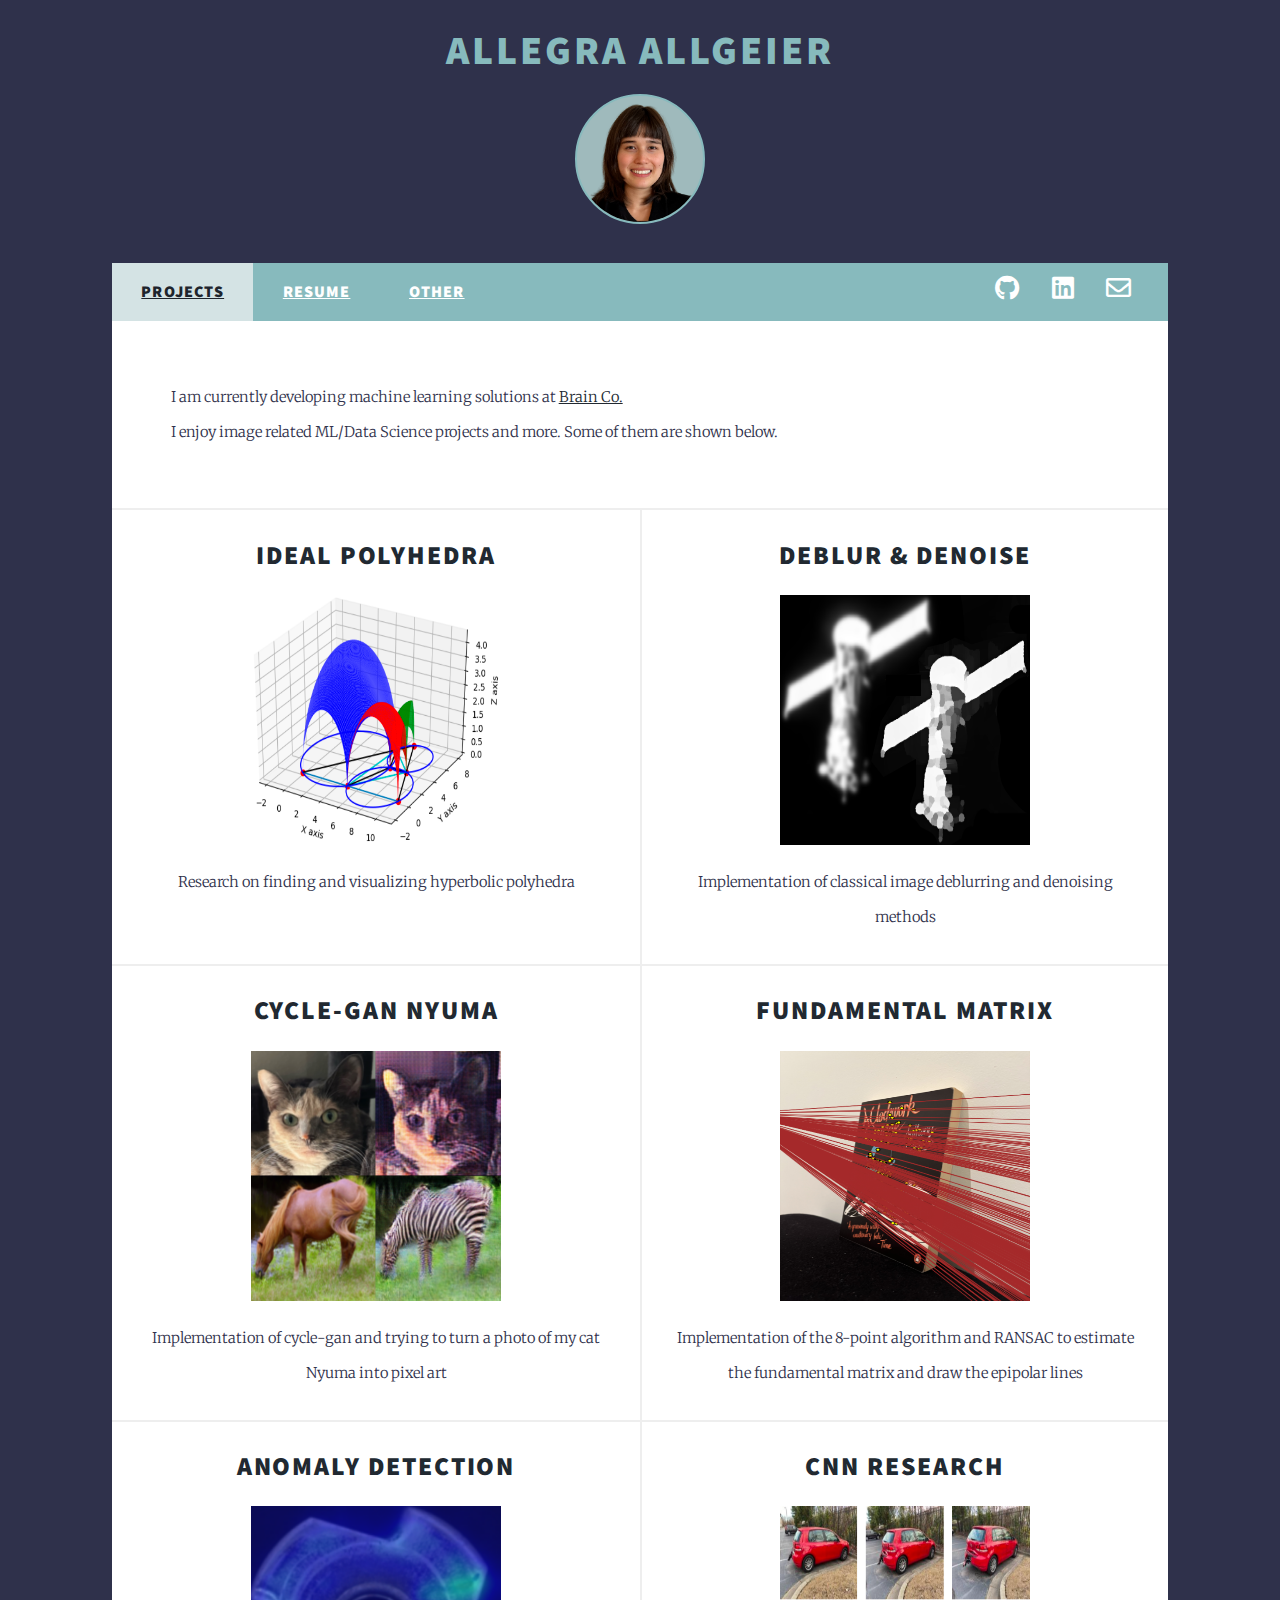
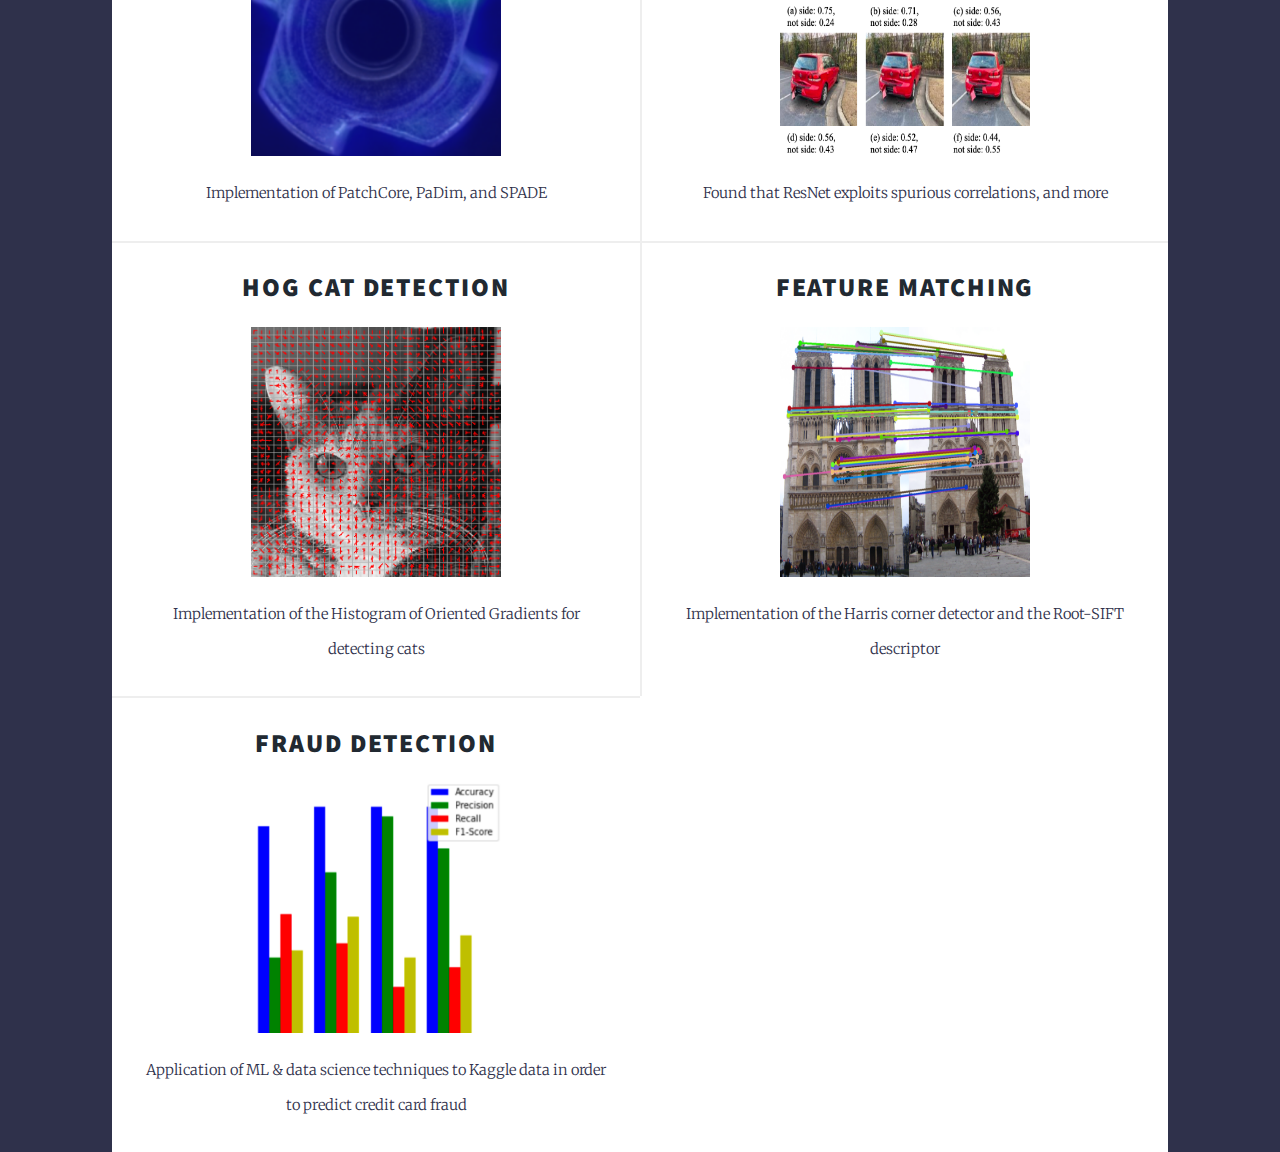
<file: index.html>
<!DOCTYPE HTML>
<!--
	Massively by HTML5 UP
	html5up.net | @ajlkn
	Free for personal and commercial use under the CCA 3.0 license (html5up.net/license)
-->
<html>
	<head>
		<title>Allegra Allgeier</title>
		<meta charset="utf-8" />
		<meta name="viewport" content="width=device-width, initial-scale=1, user-scalable=no" />
		<link rel="stylesheet" href="assets/css/main.css" />
		<noscript><link rel="stylesheet" href="assets/css/noscript.css" /></noscript>
		<style>
			.profile-pic {
    width: 130px;
    height: 130px;
    border-radius: 50%; 
    margin-top: 20px;
    margin-bottom: -20px;
    display: block; 
    margin-left: auto;
    margin-right: auto;
    border: 2px solid #87babd;
    background-color: #9fbabc; /* Add your desired color here */
    background-image: 'profile.png'; /* Add your profile image URL here */
    background-repeat: no-repeat;
    background-size: cover;
    background-position: center;
}
		
		</style>
	</head>
	<body class="is-preload">

		<!-- Wrapper -->
			<div id="wrapper" class="fade-in">

				<!-- Header -->
				<header id="header" style="background-color: #2f314b; overflow: visible; height: auto; min-height: 250px;">
					<div class="container" style="overflow: visible; text-align: center; height: auto;">
						<h1 style="color: #87babd; background-color: #2f314b; margin: 0; padding-top: 30px; padding-bottom: 0px;font-size: 40px !important">Allegra Allgeier</h1>
						<img src="profile.png" class="profile-pic">
					</div>
				</header>

				<!-- Nav -->
					<nav id="nav">
						<ul class="links">
							<li class="active"><a href="/">Projects</a></li>
							<li><a href="resume">Resume</a></li>
							<li><a href="other">Other</a></li>
							
						</ul>
						<ul class="icons">
							<li><a href="https://github.com/aallgeier" class="icon brands fa-github"><span class="label">GitHub</span></a></li>
							<li><a href="https://www.linkedin.com/in/allegra-allgeier-788609234" class="icon brands fa-linkedin"><span class="label">LinkedIn</span></a></li>
							<li><a href="mailto:allegra.aallgeier@gmail.com" class="icon fa-envelope"><span class="label">Mail</span></a></li>
						</ul>
					</nav>

				<!-- Main -->
					<div id="main">

						<!-- Featured Post -->
							<article>
									<p>I am currently developing machine learning solutions at <a href="https://www.newyorker.com/tech/annals-of-technology/the-pastry-ai-that-learned-to-fight-cancer">Brain Co.</a><br>
									I enjoy image related ML/Data Science projects and more. Some of them are shown below.</p>
							</article>

						<!-- Posts -->
							<section class="posts">
								<article>
									<header>
										<h2><a href="visualizations">Ideal Polyhedra</a></h2>
									</header>
									<a href="visualizations" class="image fit"><img src="images/cube-upper.png" alt="" /></a>
									<p class="center-text">Research on finding and visualizing hyperbolic polyhedra</p>
								</article>

								<article>
									<header>
										
										<h2><a href="https://github.com/aallgeier/img-deblurring">deblur & denoise</a></h2>
									</header>
									<a href="https://github.com/aallgeier/img-deblurring" class="image fit"><img src="images/satelite.png" alt="" /></a>
									<p class="center-text">Implementation of classical image deblurring and denoising methods</p>
							
								</article>

								<article>
									<header>
										
										<h2><a href="https://github.com/aallgeier/cycle-gan">cycle-gan Nyuma</a></h2>
									</header>
									<a href="https://github.com/aallgeier/cycle-gan" class="image fit"><img src="images/cycle-gan.png" alt="" /></a>
									<p class="center-text">Implementation of cycle-gan and trying to turn a photo of my cat Nyuma into pixel art</p>
							
								</article>

								<article>
									<header>
										
										<h2><a href="https://github.com/aallgeier/fundamental-matrix">Fundamental matrix</a></h2>
									</header>
									<a href="https://github.com/aallgeier/fundamental-matrix" class="image fit"><img src="images/epipolar.png" alt="" /></a>
									<p class="center-text">Implementation of the 8-point algorithm and RANSAC to estimate the fundamental matrix and draw the epipolar lines </p>
							
								</article>

								<article>
									<header>
										<h2><a href="https://github.com/aallgeier/anomaly-detection">Anomaly detection</a></h2>
									</header>
									<a href="https://github.com/aallgeier/anomaly-detection" class="image fit"><img src="images/anomaly.png" alt="" /></a>
									<p class="center-text">Implementation of PatchCore, PaDim, and SPADE</p>
			
								</article>


								<article>
									<header>
										
										<h2><a href="https://github.com/aallgeier/transfer-research">CNN Research</a></h2>
									</header>
									<a href="https://github.com/aallgeier/transfer-research" class="image fit"><img src="images/transfer.png" alt="" /></a>
									<p class="center-text">Found that ResNet exploits spurious correlations, and more</p>
								</article>

								<article>
									<header>
										<h2><a href="https://github.com/aallgeier/hog-cat-detection">HOG Cat Detection</a></h2>
									</header>
									<a href="https://github.com/aallgeier/hog-cat-detection" class="image fit"><img src="images/nyuma_gradient.png" alt="" /></a>
									<p class="center-text">Implementation of the Histogram of Oriented Gradients for detecting cats</p>
			
								</article>

								<article>
									<header>
										<h2><a href="https://github.com/aallgeier/feature-matching">Feature matching</a></h2>
									</header>
									<a href="https://github.com/aallgeier/feature-matching" class="image fit"><img src="images/image_matching.png" alt="" /></a>
									<p class="center-text">Implementation of the Harris corner detector and the Root-SIFT descriptor</p>
			
								</article>

								<article>
									<header>
										
										<h2><a href="https://github.com/aallgeier/fraud-detection">fraud detection</a></h2>
									</header>
									<a href="https://github.com/aallgeier/fraud-detection" class="image fit"><img src="images/fraud-detection.png" alt="" /></a>
									<p class="center-text">Application of ML & data science techniques to Kaggle data in order to predict credit card fraud</p>
							
								</article>

								
								
							</section>

					</div>

			</div>

		<!-- Scripts -->
			<script src="assets/js/jquery.min.js"></script>
			<script src="assets/js/jquery.scrollex.min.js"></script>
			<script src="assets/js/jquery.scrolly.min.js"></script>
			<script src="assets/js/browser.min.js"></script>
			<script src="assets/js/breakpoints.min.js"></script>
			<script src="assets/js/util.js"></script>
			<script src="assets/js/main.js"></script>

	</body>
</html>
</file>
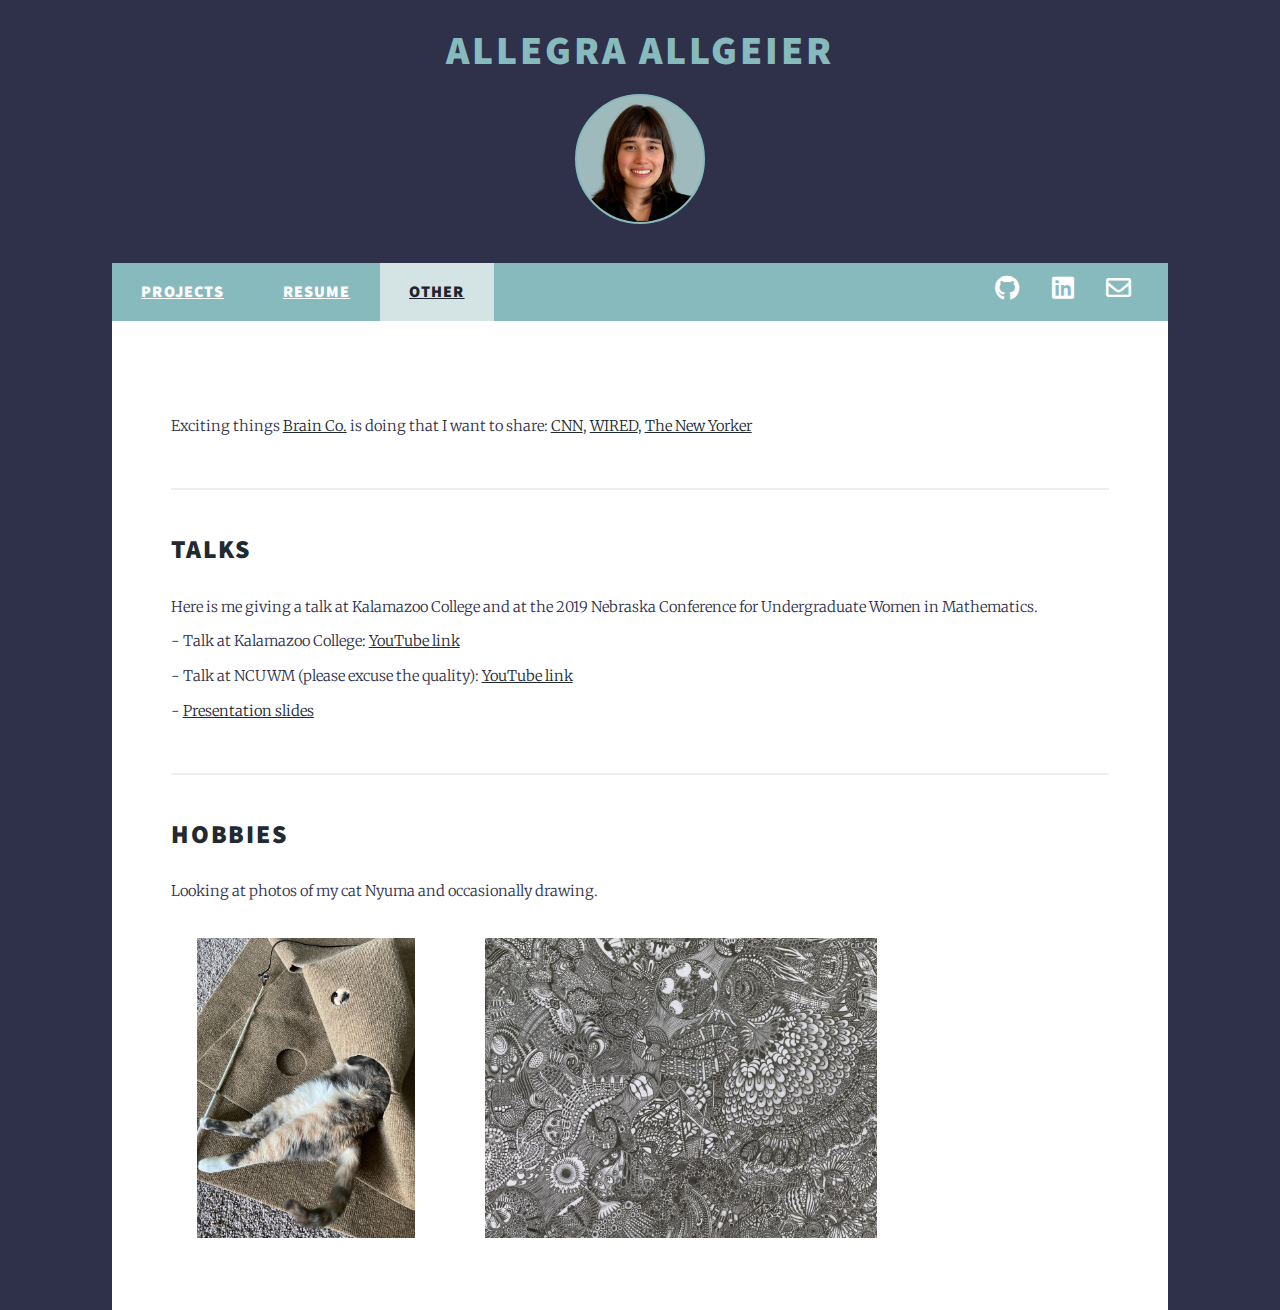
<file: other.html>
<!DOCTYPE HTML>
<!--
	Massively by HTML5 UP
	html5up.net | @ajlkn
	Free for personal and commercial use under the CCA 3.0 license (html5up.net/license)
-->
<html>
	<head>
		<title>Allegra Allgeier</title>
		<meta charset="utf-8" />
		<meta name="viewport" content="width=device-width, initial-scale=1, user-scalable=no" />
		<link rel="stylesheet" href="assets/css/main.css" />
		<noscript><link rel="stylesheet" href="assets/css/noscript.css" /></noscript>
		<style>
			.profile-pic {
				width: 130px;
				height: 130px;
				border-radius: 50%; 
				margin-top: 20px;
				margin-bottom: -20px;
				display: block; 
				margin-left: auto;
				margin-right: auto;
				border: 2px solid #87babd;
				background-color: #9fbabc; /* Add your desired color here */
				background-image: 'profile.png'; /* Add your profile image URL here */
				background-repeat: no-repeat;
				background-size: cover;
				background-position: center;
			}
		</style>
	</head>
	<body class="is-preload">

		<!-- Wrapper -->
			<div id="wrapper" class="fade-in">

				<!-- Header -->
				<header id="header" style="background-color: #2f314b; overflow: visible; height: auto; min-height: 250px;">
					<div class="container" style="overflow: visible; text-align: center; height: auto;">
						<h1 style="color: #87babd; background-color: #2f314b; margin: 0; padding-top: 30px; padding-bottom: 0px;font-size: 40px !important">Allegra Allgeier</h1>
						<img src="profile.png" class="profile-pic">
					</div>
				</header>

				<!-- Nav -->
					<nav id="nav">
						<ul class="links">
							<li><a href="/">Projects</a></li>
							<li><a href="resume">Resume</a></li>
							<li class="active"><a href="other">Other</a></li>
							
						</ul>
						<ul class="icons">
							<li><a href="https://github.com/aallgeier" class="icon brands fa-github"><span class="label">GitHub</span></a></li>
							<li><a href="https://www.linkedin.com/in/allegra-allgeier-788609234" class="icon brands fa-linkedin"><span class="label">LinkedIn</span></a></li>
							<li><a href="mailto:allegra.aallgeier@gmail.com" class="icon fa-envelope"><span class="label">Mail</span></a></li>
						</ul>
					</nav>

				<!-- Main -->
					<div id="main">

						<!-- Post -->
							<section class="post">

								<!-- Text stuff -->
							
									<p>Exciting things <a href="http://corp.bb-brain.co.jp/english/">Brain Co.</a> is doing that I want to share:
										<a href="https://edition.cnn.com/videos/business/2022/12/12/ai-bakery-cancer-japan-marketplace-asia-hnk-intl.cnn">CNN</a>,
										<a href="https://www.wired.com/2013/04/barcode-killer/">WIRED</a>,
										<a href="https://www.newyorker.com/tech/annals-of-technology/the-pastry-ai-that-learned-to-fight-cancer">The New Yorker</a>
									</p>
									<hr />
									<h2>Talks</h2>
									<p>Here is me giving a talk at Kalamazoo College and at the 2019 Nebraska Conference for Undergraduate Women in Mathematics. <br>
									
										- Talk at Kalamazoo College: <a href="https://www.youtube.com/watch?v=OdMxSfQgQys">YouTube link</a> <br>
										
										- Talk at NCUWM (please excuse the quality): <a href= "https://youtu.be/0Up7hDOioW8">YouTube link</a> <br>
										- <a href="https://math.unl.edu/ncuwm/presentation-library/2019/talks/Allgeier_NCUWM_2019.pdf">Presentation slides</a> 
										</p>
									<hr />
									<h2>Hobbies</h2>
									<p>Looking at photos of my cat Nyuma and occasionally drawing.</p>
									<div class="row">
										<div class="column">
											<img src="images/Nyuma.jpeg" alt="Nyuma" height="300">
										</div>
										<div class="column">
											<img src="images/drawing.png" alt="My drawing" height="300">
										</div>
									</div>
				
						
							</section>
					
					

			

		<!-- Scripts -->
			<script src="assets/js/jquery.min.js"></script>
			<script src="assets/js/jquery.scrollex.min.js"></script>
			<script src="assets/js/jquery.scrolly.min.js"></script>
			<script src="assets/js/browser.min.js"></script>
			<script src="assets/js/breakpoints.min.js"></script>
			<script src="assets/js/util.js"></script>
			<script src="assets/js/main.js"></script>

	</body>
</html>
</file>
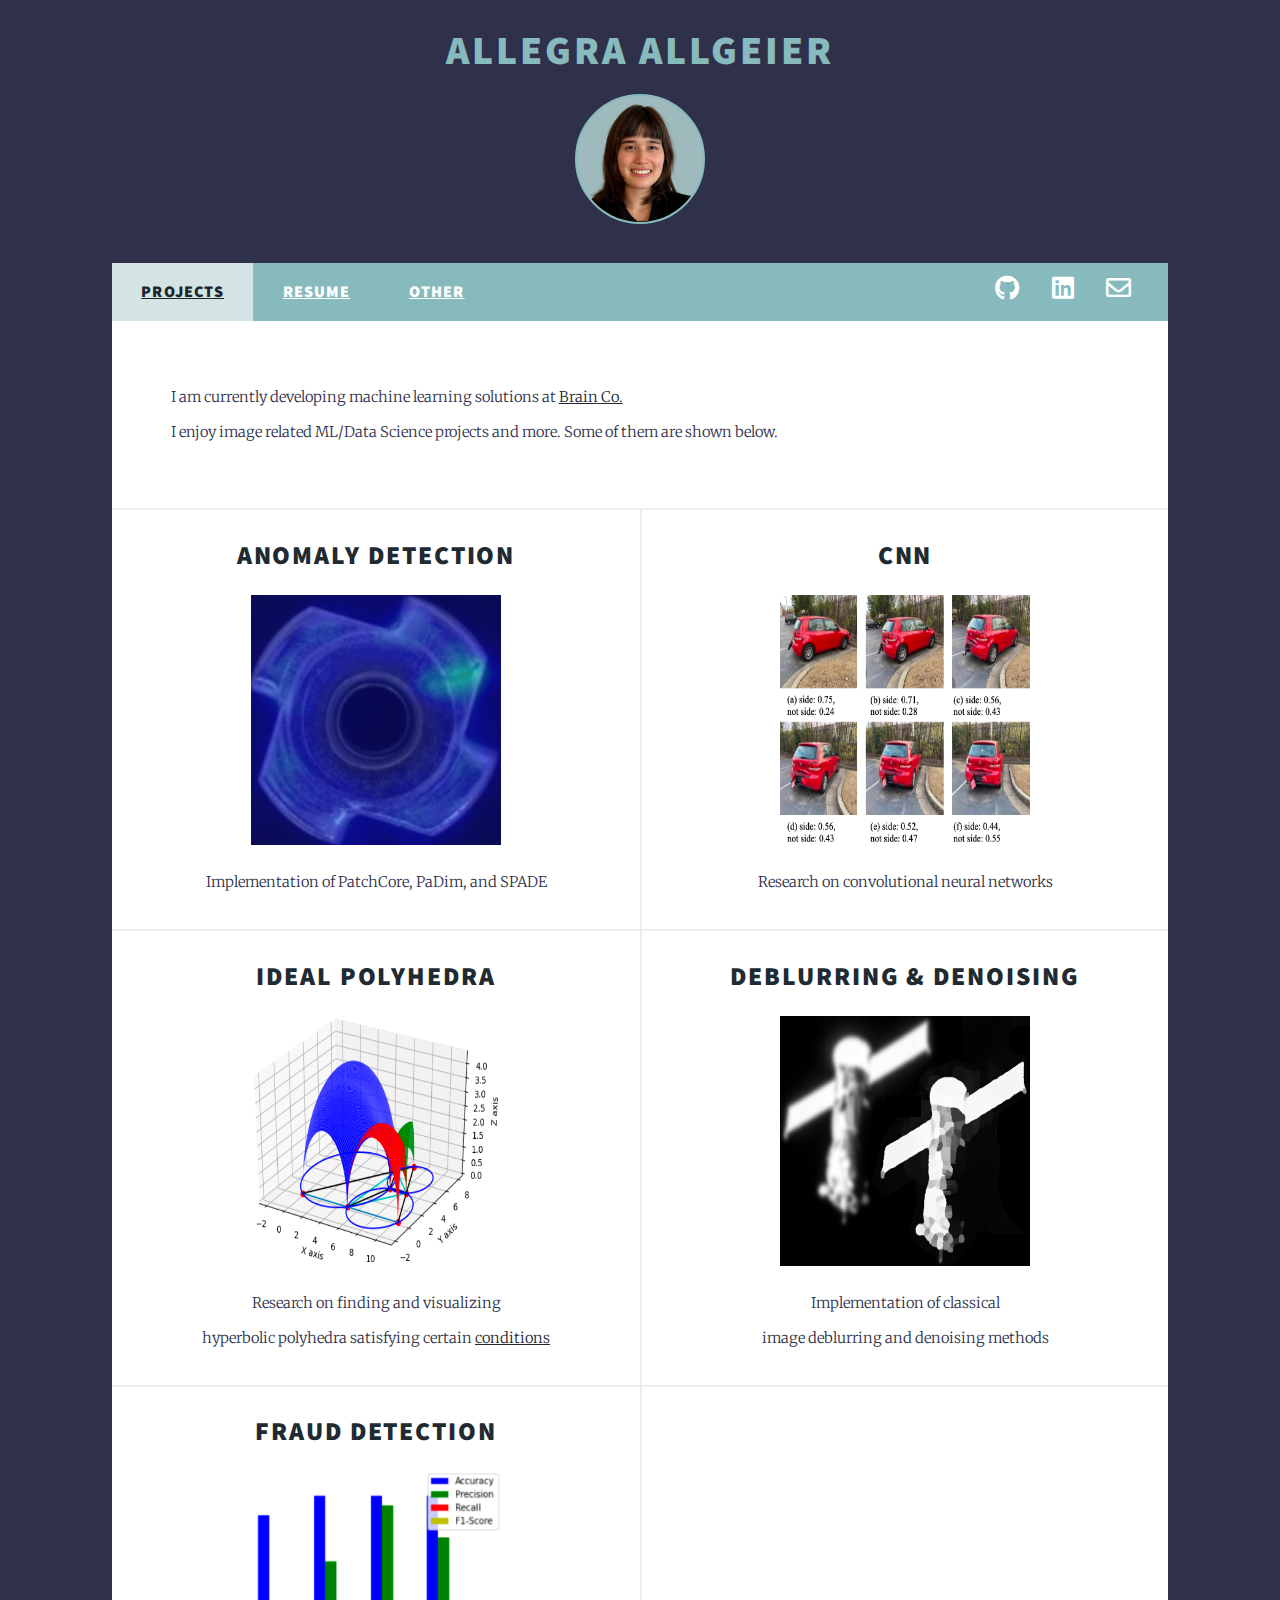
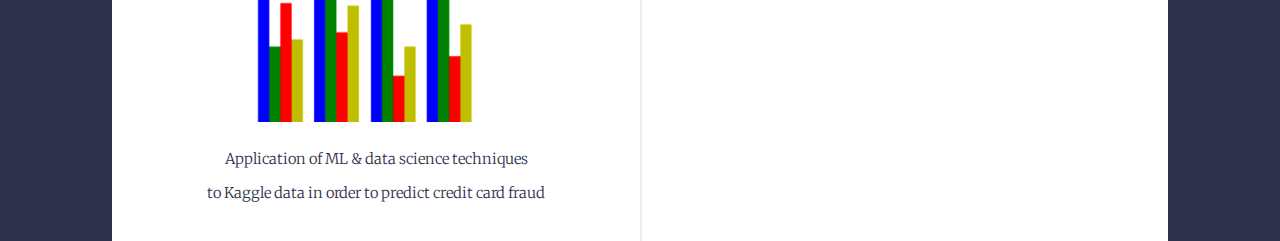
<file: projects.html>
<!DOCTYPE HTML>
<!--
	Massively by HTML5 UP
	html5up.net | @ajlkn
	Free for personal and commercial use under the CCA 3.0 license (html5up.net/license)
-->
<html>
	<head>
		<title>Allegra Allgeier</title>
		<meta charset="utf-8" />
		<meta name="viewport" content="width=device-width, initial-scale=1, user-scalable=no" />
		<link rel="stylesheet" href="assets/css/main.css" />
		<noscript><link rel="stylesheet" href="assets/css/noscript.css" /></noscript>
		<style>
			.profile-pic {
    width: 130px;
    height: 130px;
    border-radius: 50%; 
    margin-top: 20px;
    margin-bottom: -20px;
    display: block; 
    margin-left: auto;
    margin-right: auto;
    border: 2px solid #87babd;
    background-color: #9fbabc; /* Add your desired color here */
    background-image: 'profile.png'; /* Add your profile image URL here */
    background-repeat: no-repeat;
    background-size: cover;
    background-position: center;
}
		
		</style>
	</head>
	<body class="is-preload">

		<!-- Wrapper -->
			<div id="wrapper" class="fade-in">

				<!-- Header -->
				<header id="header" style="background-color: #2f314b; overflow: visible; height: auto; min-height: 250px;">
					<div class="container" style="overflow: visible; text-align: center; height: auto;">
						<h1 style="color: #87babd; background-color: #2f314b; margin: 0; padding-top: 30px; padding-bottom: 0px;font-size: 40px !important">Allegra Allgeier</h1>
						<img src="profile.png" class="profile-pic">
					</div>
				</header>

				<!-- Nav -->
					<nav id="nav">
						<ul class="links">
							<li class="active"><a href="index.html">Projects</a></li>
							<li><a href="resume.html">Resume</a></li>
							<li><a href="other.html">Other</a></li>
						</ul>
						<ul class="icons">
							<li><a href="https://github.com/allegra-a" class="icon brands fa-github"><span class="label">GitHub</span></a></li>
							<li><a href="https://www.linkedin.com/in/allegra-allgeier-788609234" class="icon brands fa-linkedin"><span class="label">LinkedIn</span></a></li>
							<li><a href="mailto:allegra.aallgeier@gmail.com" class="icon fa-envelope"><span class="label">Mail</span></a></li>
						</ul>
					</nav>

				<!-- Main -->
					<div id="main">

						<!-- Featured Post -->
							<article>
									<p>I am currently developing machine learning solutions at <a href="https://www.newyorker.com/tech/annals-of-technology/the-pastry-ai-that-learned-to-fight-cancer">Brain Co.</a><br>
									I enjoy image related ML/Data Science projects and more. Some of them are shown below.</p>
							</article>

						<!-- Posts -->
							<section class="posts">
								<article>
									<header>
										<h2><a href="https://github.com/allegra-a/anomaly-detection">Anomaly detection</a></h2>
									</header>
									<a href="https://github.com/allegra-a/anomaly-detection" class="image fit"><img src="images/anomaly.png" alt="" /></a>
									<p class="center-text">Implementation of PatchCore, PaDim, and SPADE</p>
			
								</article>
								<article>
									<header>
										
										<h2><a href="https://github.com/allegra-a/transfer-research">CNN</a></h2>
									</header>
									<a href="https://github.com/allegra-a/transfer-research" class="image fit"><img src="images/transfer.png" alt="" /></a>
									<p class="center-text">Research on convolutional neural networks</p>
								</article>
								<article>
									<header>
										<h2><a href="https://github.com/allegra-a/ideal-polyhedra">Ideal Polyhedra</a></h2>
									</header>
									<a href="https://github.com/allegra-a/ideal-polyhedra" class="image fit"><img src="images/cube-upper.png" alt="" /></a>
									<p class="center-text">Research on finding and visualizing<br>hyperbolic polyhedra satisfying certain <a href="https://doi.org/10.48550/arXiv.math/9210218">conditions</a></p>
								</article>
								<article>
									<header>
										
										<h2><a href="https://github.com/allegra-a/img-deblurring">deblurring & denoising</a></h2>
									</header>
									<a href="https://github.com/allegra-a/img-deblurring" class="image fit"><img src="images/satelite.png" alt="" /></a>
									<p class="center-text">Implementation of classical <br> image deblurring and denoising methods</p>
							
								</article>

								<article>
									<header>
										
										<h2><a href="https://github.com/allegra-a/fraud-detection">fraud detection</a></h2>
									</header>
									<a href="https://github.com/allegra-a/fraud-detection" class="image fit"><img src="images/fraud-detection.png" alt="" /></a>
									<p class="center-text">Application of ML & data science techniques <br> to Kaggle data in order to predict credit card fraud</p>
							
								</article>

								<article>
									
								</article>
								
								
							</section>

					</div>

			</div>

		<!-- Scripts -->
			<script src="assets/js/jquery.min.js"></script>
			<script src="assets/js/jquery.scrollex.min.js"></script>
			<script src="assets/js/jquery.scrolly.min.js"></script>
			<script src="assets/js/browser.min.js"></script>
			<script src="assets/js/breakpoints.min.js"></script>
			<script src="assets/js/util.js"></script>
			<script src="assets/js/main.js"></script>

	</body>
</html>
</file>
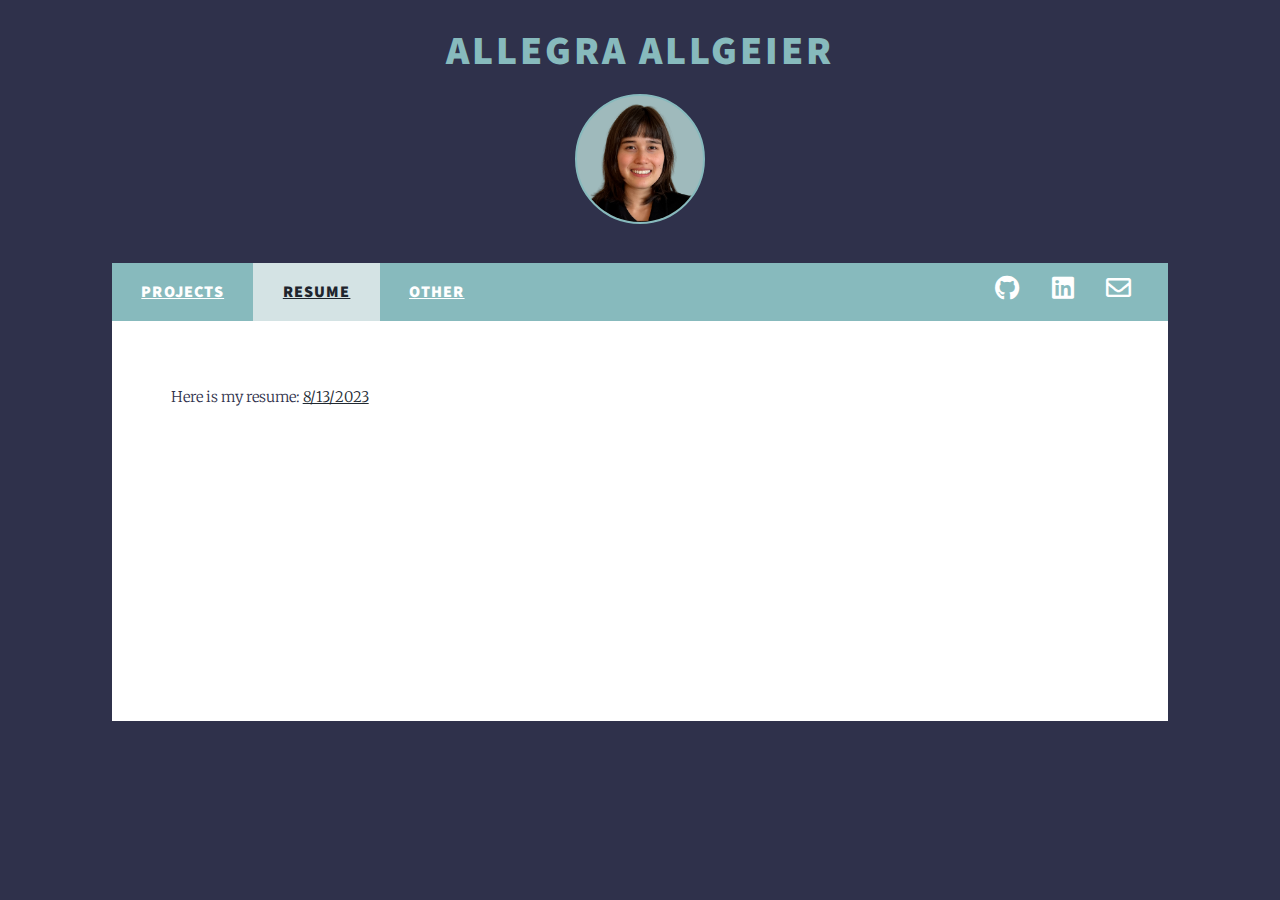
<file: resume.html>
<!DOCTYPE HTML>
<!--
	Massively by HTML5 UP
	html5up.net | @ajlkn
	Free for personal and commercial use under the CCA 3.0 license (html5up.net/license)
-->
<html>
	<head>
		<title>Allegra Allgeier</title>
		<meta charset="utf-8" />
		<meta name="viewport" content="width=device-width, initial-scale=1, user-scalable=no" />
		<link rel="stylesheet" href="assets/css/main.css" />
		<noscript><link rel="stylesheet" href="assets/css/noscript.css" /></noscript>
		<style>
			.profile-pic {
				width: 130px;
				height: 130px;
				border-radius: 50%; 
				margin-top: 20px;
				margin-bottom: -20px;
				display: block; 
				margin-left: auto;
				margin-right: auto;
				border: 2px solid #87babd;
				background-color: #9fbabc; /* Add your desired color here */
				background-image: 'profile.png'; /* Add your profile image URL here */
				background-repeat: no-repeat;
				background-size: cover;
				background-position: center;
			}
		</style>
	</head>
	<body class="is-preload">

		<!-- Wrapper -->
			<div id="wrapper" class="fade-in">

				<!-- Header -->
				<header id="header" style="background-color: #2f314b; overflow: visible; height: auto; min-height: 250px;">
					<div class="container" style="overflow: visible; text-align: center; height: auto;">
						<h1 style="color: #87babd; background-color: #2f314b; margin: 0; padding-top: 30px; padding-bottom: 0px;font-size: 40px !important">Allegra Allgeier</h1>
						<img src="profile.png" class="profile-pic">
					</div>
				</header>

				<!-- Nav -->
					<nav id="nav">
						<ul class="links">
							<li><a href="/">Projects</a></li>
							<li class="active"><a href="resume">Resume</a></li>
							<li><a href="other">Other</a></li>
					
						</ul>
						<ul class="icons">
							<li><a href="https://github.com/aallgeier" class="icon brands fa-github"><span class="label">GitHub</span></a></li>
							<li><a href="https://www.linkedin.com/in/allegra-allgeier-788609234" class="icon brands fa-linkedin"><span class="label">LinkedIn</span></a></li>
							<li><a href="mailto:allegra.aallgeier@gmail.com" class="icon fa-envelope"><span class="label">Mail</span></a></li>
						</ul>
					</nav>

				<!-- Main -->
					<div id="main">

						<p>Here is my resume: <a href="documents/AllegraAllgeier.pdf">8/13/2023</a></p>
						
								
					</div>

				

		<!-- Scripts -->
			<script src="assets/js/jquery.min.js"></script>
			<script src="assets/js/jquery.scrollex.min.js"></script>
			<script src="assets/js/jquery.scrolly.min.js"></script>
			<script src="assets/js/browser.min.js"></script>
			<script src="assets/js/breakpoints.min.js"></script>
			<script src="assets/js/util.js"></script>
			<script src="assets/js/main.js"></script>

	</body>
</html>
</file>
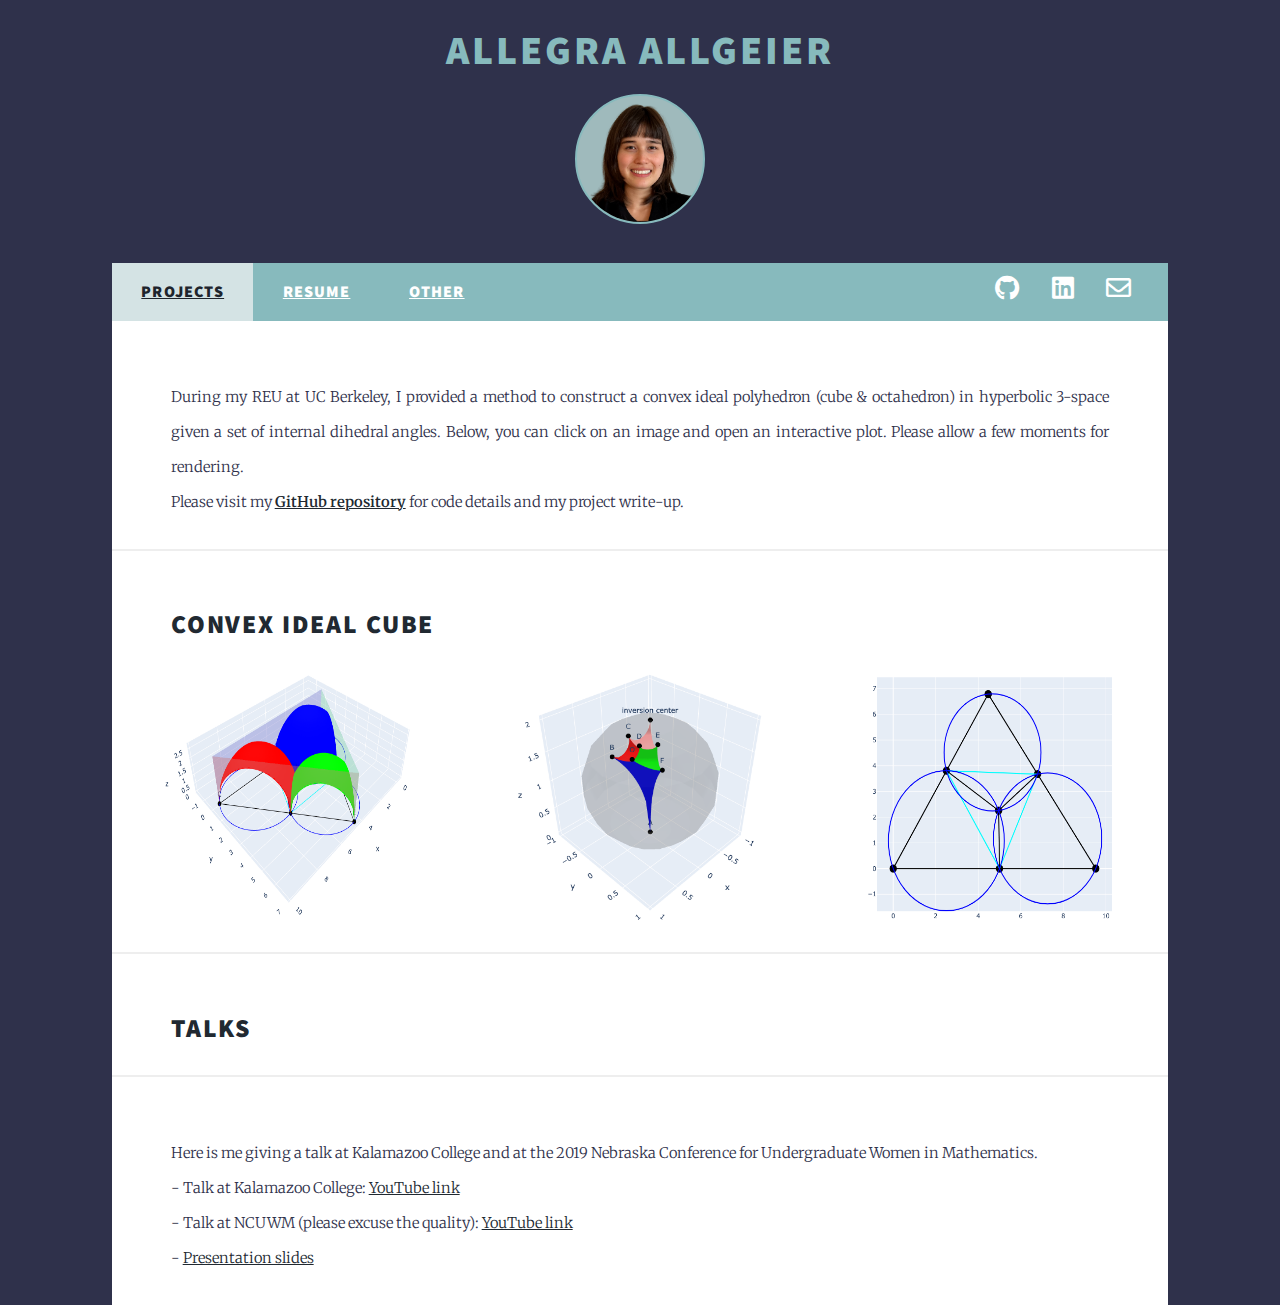
<file: visualizations.html>
<!DOCTYPE HTML>
<!--
	Massively by HTML5 UP
	html5up.net | @ajlkn
	Free for personal and commercial use under the CCA 3.0 license (html5up.net/license)
-->
<html>
	<head>
		<title>Allegra Allgeier</title>
		<meta charset="utf-8" />
		<meta name="viewport" content="width=device-width, initial-scale=1, user-scalable=no" />
		<link rel="stylesheet" href="assets/css/main.css" />
		<noscript><link rel="stylesheet" href="assets/css/noscript.css" /></noscript>
		<style>
			.profile-pic {
				width: 130px;
				height: 130px;
				border-radius: 50%; 
				margin-top: 20px;
				margin-bottom: -20px;
				display: block; 
				margin-left: auto;
				margin-right: auto;
				border: 2px solid #87babd;
				background-color: #9fbabc; /* Add your desired color here */
				background-image: 'profile.png'; /* Add your profile image URL here */
				background-repeat: no-repeat;
				background-size: cover;
				background-position: center;
			}
		</style>
	</head>
	<body class="is-preload">

		<!-- Wrapper -->
			<div id="wrapper" class="fade-in">

				<!-- Header -->
				<header id="header" style="background-color: #2f314b; overflow: visible; height: auto; min-height: 250px;">
					<div class="container" style="overflow: visible; text-align: center; height: auto;">
						<h1 style="color: #87babd; background-color: #2f314b; margin: 0; padding-top: 30px; padding-bottom: 0px;font-size: 40px !important">Allegra Allgeier</h1>
						<img src="profile.png" class="profile-pic">
					</div>
				</header>

				<!-- Nav -->
					<nav id="nav">
						<ul class="links">
							<li class="active"><a href="/">Projects</a></li>
							<li><a href="resume">Resume</a></li>
							<li><a href="other">Other</a></li>
					
						</ul>
						<ul class="icons">
							<li><a href="https://github.com/aallgeier" class="icon brands fa-github"><span class="label">GitHub</span></a></li>
							<li><a href="https://www.linkedin.com/in/allegra-allgeier-788609234" class="icon brands fa-linkedin"><span class="label">LinkedIn</span></a></li>
							<li><a href="mailto:allegra.aallgeier@gmail.com" class="icon fa-envelope"><span class="label">Mail</span></a></li>
						</ul>
					</nav>

				<!-- Main -->
					<div id="main">

						<p>During my REU at UC Berkeley, I provided a method to construct a convex ideal polyhedron (cube & octahedron) in hyperbolic 3-space given a set of internal dihedral angles. Below, you can click on an image and open an interactive plot. Please allow a few moments for rendering. <br> Please visit my <a href="https://github.com/aallgeier/ideal-polyhedra"><b>GitHub repository</b></a> for code details and my project write-up.</p>
                        <h2 class="header-left">Convex ideal cube </h2>
                        <div class="image-container">
						<a href="interactive/upperhalf" class="image fit"><img src="interactive/plot2.png" alt="Description of Image 2" class="my-image"></a>
						<a href="interactive/ball" class="image fit"><img src="interactive/plot3.png" alt="Description of Image 2" class="my-image"></a>
						<a href="interactive/plane" class="image fit"><img src="interactive/plot1.png" alt="Description of Image 1" class="my-image"></a>
						</div>
						<h2>Talks</h2>
						<p>Here is me giving a talk at Kalamazoo College and at the 2019 Nebraska Conference for Undergraduate Women in Mathematics. <br>
						
							- Talk at Kalamazoo College: <a href="https://www.youtube.com/watch?v=OdMxSfQgQys">YouTube link</a> <br>
							
							- Talk at NCUWM (please excuse the quality): <a href= "https://youtu.be/0Up7hDOioW8">YouTube link</a> <br>
							- <a href="https://math.unl.edu/ncuwm/presentation-library/2019/talks/Allgeier_NCUWM_2019.pdf">Presentation slides</a> 
						</p>
		
								

					</div>

				

		<!-- Scripts -->
			<script src="assets/js/jquery.min.js"></script>
			<script src="assets/js/jquery.scrollex.min.js"></script>
			<script src="assets/js/jquery.scrolly.min.js"></script>
			<script src="assets/js/browser.min.js"></script>
			<script src="assets/js/breakpoints.min.js"></script>
			<script src="assets/js/util.js"></script>
			<script src="assets/js/main.js"></script>

	</body>
</html>
</file>
<file: assets/css/main.css>
@import url(fontawesome-all.min.css);
@import url("https://fonts.googleapis.com/css?family=Merriweather:300,700,300italic,700italic|Source+Sans+Pro:900");

/*
	Massively by HTML5 UP
	html5up.net | @ajlkn
	Free for personal and commercial use under the CCA 3.0 license (html5up.net/license)
*/

html, body, div, span, applet, object,
iframe, h1, h2, h3, h4, h5, h6, p, blockquote,
pre, a, abbr, acronym, address, big, cite,
code, del, dfn, em, img, ins, kbd, q, s, samp,
small, strike, strong, sub, sup, tt, var, b,
u, i, center, dl, dt, dd, ol, ul, li, fieldset,
form, label, legend, table, caption, tbody,
tfoot, thead, tr, th, td, article, aside,
canvas, details, embed, figure, figcaption,
footer, header, hgroup, menu, nav, output, ruby,
section, summary, time, mark, audio, video {
	margin: 0;
	padding: 0;
	border: 0;
	font-size: 100%;
	font: inherit;
	vertical-align: baseline;}

article, aside, details, figcaption, figure,
footer, header, hgroup, menu, nav, section {
	display: block;}

body {
	line-height: 1;
}

ol, ul {
	list-style: none;
}

blockquote, q {
	quotes: none;
}

	blockquote:before, blockquote:after, q:before, q:after {
		content: '';
		content: none;
	}

table {
	border-collapse: collapse;
	border-spacing: 0;
}

body {
	-webkit-text-size-adjust: none;
}

mark {
	background-color: transparent;
	color: inherit;
}

input::-moz-focus-inner {
	border: 0;
	padding: 0;
}

input, select, textarea {
	-moz-appearance: none;
	-webkit-appearance: none;
	-ms-appearance: none;
	appearance: none;
}

/* Basic */

	@-ms-viewport {
		width: device-width;
	}

	body {
		-ms-overflow-style: scrollbar;
	}

	@media screen and (max-width: 480px) {

		html, body {
			min-width: 320px;
		}

	}

	html {
		box-sizing: border-box;
	}

	*, *:before, *:after {
		box-sizing: inherit;
	}

	body {
		background-color: #2f314b;
	}

		body.is-preload *, body.is-preload *:before, body.is-preload *:after {
			-moz-animation: none !important;
			-webkit-animation: none !important;
			-ms-animation: none !important;
			animation: none !important;
			-moz-transition: none !important;
			-webkit-transition: none !important;
			-ms-transition: none !important;
			transition: none !important;
		}

/* Type */

	html {
		font-size: 16pt;
	}

		@media screen and (max-width: 1680px) {

			html {
				font-size: 12pt;
			}

		}

		@media screen and (max-width: 1280px) {

			html {
				font-size: 11pt;
			}

		}

		@media screen and (max-width: 360px) {

			html {
				font-size: 10pt;
			}

		}

	body {
		color: #2f314b;
	}

	body, input, select, textarea {
		font-family: "Merriweather", Georgia, serif;
		font-weight: 300;
		font-size: 1rem;
		line-height: 2.375;
	}

		a:hover {
			border-bottom-color: transparent;
		}

	strong, b {
		font-weight: 600;
	}

	em, i {
		font-style: italic;
	}

	p {
		text-align: justify;
		margin: 0 0 2rem 0;
	}

	h1, h2, h3, h4, h5, h6 {
		font-family: "Source Sans Pro", Helvetica, sans-serif;
		font-weight: 900;
		line-height: 1.5;
		letter-spacing: 0.075em;
		text-transform: uppercase;
		margin: 0 0 1rem 0;
	}

		h1 a, h2 a, h3 a, h4 a, h5 a, h6 a {
			border-bottom: 0;
			color: inherit;
			text-decoration: none;
		}

	h1 {
		font-size: 4rem;
		line-height: 1.1;
		margin: 0 0 2rem 0;
	}

	h2 {
		font-size: 1.75rem;
		line-height: 1.3;
		margin: 0 0 1.5rem 0;
	}

	h3 {
		font-size: 1.25rem;
		margin: 0 0 1.5rem 0;
	}

	h4 {
		font-size: 1rem;
	}

	h5 {
		font-size: 0.9rem;
	}

	h6 {
		font-size: 0.8rem;
	}

	sub {
		font-size: 0.8rem;
		position: relative;
		top: 0.5rem;
	}

	sup {
		font-size: 0.8rem;
		position: relative;
		top: -0.5rem;
	}

	blockquote {
		border-left: solid 4px;
		font-style: italic;
		margin: 0 0 2rem 0;
		padding: 0.5rem 0 0.5rem 2rem;
	}

	code {
		border: solid 2px;
		font-family: "Courier New", monospace;
		font-size: 0.9rem;
		margin: 0 0.25rem;
		padding: 0.25rem 0.65rem;
	}

	pre {
		-webkit-overflow-scrolling: touch;
		font-family: "Courier New", monospace;
		font-size: 0.9rem;
		margin: 0 0 2rem 0;
	}

		pre code {
			display: block;
			line-height: 1.75;
			padding: 1rem 1.5rem;
			overflow-x: auto;
		}

	hr {
		border: 0;
		border-bottom: solid 2px;
		margin: 3rem 0;
	}

		hr.major {
			margin: 5rem 0;
		}

	.align-left {
		text-align: left;
	}

	.align-center {
		text-align: center;
	}

	.align-right {
		text-align: right;
	}

	input, select, textarea {
		color: #212931;
	}

	a {
		color: #212931;
		border-bottom-color: rgba(33, 41, 49, 0.5);
	}

		a:hover {
			border-bottom-color: transparent;
			color: #18bfef !important;
		}

	strong, b {
		color: #212931;
	}

	h1, h2, h3, h4, h5, h6 {
		color: #212931;
	}

	blockquote {
		border-left-color: #eeeeee;
	}

	code {
		background: rgba(220, 220, 220, 0.25);
		border-color: #eeeeee;
	}

	hr {
		border-bottom-color: #eeeeee;
	}

/* Row */

	.row {
		display: flex;
		flex-wrap: wrap;
		box-sizing: border-box;
		align-items: stretch;
	}

		.row > * {
			box-sizing: border-box;
		}

		.row.gtr-uniform > * > :last-child {
			margin-bottom: 0;
		}

		.row.aln-left {
			justify-content: flex-start;
		}

		.row.aln-center {
			justify-content: center;
		}

		.row.aln-right {
			justify-content: flex-end;
		}

		.row.aln-top {
			align-items: flex-start;
		}

		.row.aln-middle {
			align-items: center;
		}

		.row.aln-bottom {
			align-items: flex-end;
		}

		.row > .imp {
			order: -1;
		}

		.row > .col-1 {
			width: 8.33333%;
		}

		.row > .off-1 {
			margin-left: 8.33333%;
		}

		.row > .col-2 {
			width: 16.66667%;
		}

		.row > .off-2 {
			margin-left: 16.66667%;
		}

		.row > .col-3 {
			width: 25%;
		}

		.row > .off-3 {
			margin-left: 25%;
		}

		.row > .col-4 {
			width: 33.33333%;
		}

		.row > .off-4 {
			margin-left: 33.33333%;
		}

		.row > .col-5 {
			width: 41.66667%;
		}

		.row > .off-5 {
			margin-left: 41.66667%;
		}

		.row > .col-6 {
			width: 50%;
		}

		.row > .off-6 {
			margin-left: 50%;
		}

		.row > .col-7 {
			width: 58.33333%;
		}

		.row > .off-7 {
			margin-left: 58.33333%;
		}

		.row > .col-8 {
			width: 66.66667%;
		}

		.row > .off-8 {
			margin-left: 66.66667%;
		}

		.row > .col-9 {
			width: 75%;
		}

		.row > .off-9 {
			margin-left: 75%;
		}

		.row > .col-10 {
			width: 83.33333%;
		}

		.row > .off-10 {
			margin-left: 83.33333%;
		}

		.row > .col-11 {
			width: 91.66667%;
		}

		.row > .off-11 {
			margin-left: 91.66667%;
		}

		.row > .col-12 {
			width: 100%;
		}

		.row > .off-12 {
			margin-left: 100%;
		}

		.row.gtr-0 {
			margin-top: 0;
			margin-left: 0rem;
		}

			.row.gtr-0 > * {
				padding: 0 0 0 0rem;
			}

			.row.gtr-0.gtr-uniform {
				margin-top: 0rem;
			}

				.row.gtr-0.gtr-uniform > * {
					padding-top: 0rem;
				}

		.row.gtr-25 {
			margin-top: 0;
			margin-left: -0.375rem;
		}

			.row.gtr-25 > * {
				padding: 0 0 0 0.375rem;
			}

			.row.gtr-25.gtr-uniform {
				margin-top: -0.375rem;
			}

				.row.gtr-25.gtr-uniform > * {
					padding-top: 0.375rem;
				}

		.row.gtr-50 {
			margin-top: 0;
			margin-left: -0.75rem;
		}

			.row.gtr-50 > * {
				padding: 0 0 0 0.75rem;
			}

			.row.gtr-50.gtr-uniform {
				margin-top: -0.75rem;
			}

				.row.gtr-50.gtr-uniform > * {
					padding-top: 0.75rem;
				}

		.row {
			margin-top: 0;
			margin-left: -1.5rem;
		}

			.row > * {
				padding: 0 0 0 1.5rem;
			}

			.row.gtr-uniform {
				margin-top: -1.5rem;
			}

				.row.gtr-uniform > * {
					padding-top: 1.5rem;
				}

		.row.gtr-150 {
			margin-top: 0;
			margin-left: -2.25rem;
		}

			.row.gtr-150 > * {
				padding: 0 0 0 2.25rem;
			}

			.row.gtr-150.gtr-uniform {
				margin-top: -2.25rem;
			}

				.row.gtr-150.gtr-uniform > * {
					padding-top: 2.25rem;
				}

		.row.gtr-200 {
			margin-top: 0;
			margin-left: -3rem;
		}

			.row.gtr-200 > * {
				padding: 0 0 0 3rem;
			}

			.row.gtr-200.gtr-uniform {
				margin-top: -3rem;
			}

				.row.gtr-200.gtr-uniform > * {
					padding-top: 3rem;
				}

		@media screen and (max-width: 1680px) {

			.row {
				display: flex;
				flex-wrap: wrap;
				box-sizing: border-box;
				align-items: stretch;
			}

				.row > * {
					box-sizing: border-box;
				}

				.row.gtr-uniform > * > :last-child {
					margin-bottom: 0;
				}

				.row.aln-left {
					justify-content: flex-start;
				}

				.row.aln-center {
					justify-content: center;
				}

				.row.aln-right {
					justify-content: flex-end;
				}

				.row.aln-top {
					align-items: flex-start;
				}

				.row.aln-middle {
					align-items: center;
				}

				.row.aln-bottom {
					align-items: flex-end;
				}

				.row > .imp-xlarge {
					order: -1;
				}

				.row > .col-1-xlarge {
					width: 8.33333%;
				}

				.row > .off-1-xlarge {
					margin-left: 8.33333%;
				}

				.row > .col-2-xlarge {
					width: 16.66667%;
				}

				.row > .off-2-xlarge {
					margin-left: 16.66667%;
				}

				.row > .col-3-xlarge {
					width: 25%;
				}

				.row > .off-3-xlarge {
					margin-left: 25%;
				}

				.row > .col-4-xlarge {
					width: 33.33333%;
				}

				.row > .off-4-xlarge {
					margin-left: 33.33333%;
				}

				.row > .col-5-xlarge {
					width: 41.66667%;
				}

				.row > .off-5-xlarge {
					margin-left: 41.66667%;
				}

				.row > .col-6-xlarge {
					width: 50%;
				}

				.row > .off-6-xlarge {
					margin-left: 50%;
				}

				.row > .col-7-xlarge {
					width: 58.33333%;
				}

				.row > .off-7-xlarge {
					margin-left: 58.33333%;
				}

				.row > .col-8-xlarge {
					width: 66.66667%;
				}

				.row > .off-8-xlarge {
					margin-left: 66.66667%;
				}

				.row > .col-9-xlarge {
					width: 75%;
				}

				.row > .off-9-xlarge {
					margin-left: 75%;
				}

				.row > .col-10-xlarge {
					width: 83.33333%;
				}

				.row > .off-10-xlarge {
					margin-left: 83.33333%;
				}

				.row > .col-11-xlarge {
					width: 91.66667%;
				}

				.row > .off-11-xlarge {
					margin-left: 91.66667%;
				}

				.row > .col-12-xlarge {
					width: 100%;
				}

				.row > .off-12-xlarge {
					margin-left: 100%;
				}

				.row.gtr-0 {
					margin-top: 0;
					margin-left: 0rem;
				}

					.row.gtr-0 > * {
						padding: 0 0 0 0rem;
					}

					.row.gtr-0.gtr-uniform {
						margin-top: 0rem;
					}

						.row.gtr-0.gtr-uniform > * {
							padding-top: 0rem;
						}

				.row.gtr-25 {
					margin-top: 0;
					margin-left: -0.375rem;
				}

					.row.gtr-25 > * {
						padding: 0 0 0 0.375rem;
					}

					.row.gtr-25.gtr-uniform {
						margin-top: -0.375rem;
					}

						.row.gtr-25.gtr-uniform > * {
							padding-top: 0.375rem;
						}

				.row.gtr-50 {
					margin-top: 0;
					margin-left: -0.75rem;
				}

					.row.gtr-50 > * {
						padding: 0 0 0 0.75rem;
					}

					.row.gtr-50.gtr-uniform {
						margin-top: -0.75rem;
					}

						.row.gtr-50.gtr-uniform > * {
							padding-top: 0.75rem;
						}

				.row {
					margin-top: 0;
					margin-left: -1.5rem;
				}

					.row > * {
						padding: 0 0 0 1.5rem;
					}

					.row.gtr-uniform {
						margin-top: -1.5rem;
					}

						.row.gtr-uniform > * {
							padding-top: 1.5rem;
						}

				.row.gtr-150 {
					margin-top: 0;
					margin-left: -2.25rem;
				}

					.row.gtr-150 > * {
						padding: 0 0 0 2.25rem;
					}

					.row.gtr-150.gtr-uniform {
						margin-top: -2.25rem;
					}

						.row.gtr-150.gtr-uniform > * {
							padding-top: 2.25rem;
						}

				.row.gtr-200 {
					margin-top: 0;
					margin-left: -3rem;
				}

					.row.gtr-200 > * {
						padding: 0 0 0 3rem;
					}

					.row.gtr-200.gtr-uniform {
						margin-top: -3rem;
					}

						.row.gtr-200.gtr-uniform > * {
							padding-top: 3rem;
						}

		}

		@media screen and (max-width: 1280px) {

			.row {
				display: flex;
				flex-wrap: wrap;
				box-sizing: border-box;
				align-items: stretch;
			}

				.row > * {
					box-sizing: border-box;
				}

				.row.gtr-uniform > * > :last-child {
					margin-bottom: 0;
				}

				.row.aln-left {
					justify-content: flex-start;
				}

				.row.aln-center {
					justify-content: center;
				}

				.row.aln-right {
					justify-content: flex-end;
				}

				.row.aln-top {
					align-items: flex-start;
				}

				.row.aln-middle {
					align-items: center;
				}

				.row.aln-bottom {
					align-items: flex-end;
				}

				.row > .imp-large {
					order: -1;
				}

				.row > .col-1-large {
					width: 8.33333%;
				}

				.row > .off-1-large {
					margin-left: 8.33333%;
				}

				.row > .col-2-large {
					width: 16.66667%;
				}

				.row > .off-2-large {
					margin-left: 16.66667%;
				}

				.row > .col-3-large {
					width: 25%;
				}

				.row > .off-3-large {
					margin-left: 25%;
				}

				.row > .col-4-large {
					width: 33.33333%;
				}

				.row > .off-4-large {
					margin-left: 33.33333%;
				}

				.row > .col-5-large {
					width: 41.66667%;
				}

				.row > .off-5-large {
					margin-left: 41.66667%;
				}

				.row > .col-6-large {
					width: 50%;
				}

				.row > .off-6-large {
					margin-left: 50%;
				}

				.row > .col-7-large {
					width: 58.33333%;
				}

				.row > .off-7-large {
					margin-left: 58.33333%;
				}

				.row > .col-8-large {
					width: 66.66667%;
				}

				.row > .off-8-large {
					margin-left: 66.66667%;
				}

				.row > .col-9-large {
					width: 75%;
				}

				.row > .off-9-large {
					margin-left: 75%;
				}

				.row > .col-10-large {
					width: 83.33333%;
				}

				.row > .off-10-large {
					margin-left: 83.33333%;
				}

				.row > .col-11-large {
					width: 91.66667%;
				}

				.row > .off-11-large {
					margin-left: 91.66667%;
				}

				.row > .col-12-large {
					width: 100%;
				}

				.row > .off-12-large {
					margin-left: 100%;
				}

				.row.gtr-0 {
					margin-top: 0;
					margin-left: 0rem;
				}

					.row.gtr-0 > * {
						padding: 0 0 0 0rem;
					}

					.row.gtr-0.gtr-uniform {
						margin-top: 0rem;
					}

						.row.gtr-0.gtr-uniform > * {
							padding-top: 0rem;
						}

				.row.gtr-25 {
					margin-top: 0;
					margin-left: -0.375rem;
				}

					.row.gtr-25 > * {
						padding: 0 0 0 0.375rem;
					}

					.row.gtr-25.gtr-uniform {
						margin-top: -0.375rem;
					}

						.row.gtr-25.gtr-uniform > * {
							padding-top: 0.375rem;
						}

				.row.gtr-50 {
					margin-top: 0;
					margin-left: -0.75rem;
				}

					.row.gtr-50 > * {
						padding: 0 0 0 0.75rem;
					}

					.row.gtr-50.gtr-uniform {
						margin-top: -0.75rem;
					}

						.row.gtr-50.gtr-uniform > * {
							padding-top: 0.75rem;
						}

				.row {
					margin-top: 0;
					margin-left: -1.5rem;
				}

					.row > * {
						padding: 0 0 0 1.5rem;
					}

					.row.gtr-uniform {
						margin-top: -1.5rem;
					}

						.row.gtr-uniform > * {
							padding-top: 1.5rem;
						}

				.row.gtr-150 {
					margin-top: 0;
					margin-left: -2.25rem;
				}

					.row.gtr-150 > * {
						padding: 0 0 0 2.25rem;
					}

					.row.gtr-150.gtr-uniform {
						margin-top: -2.25rem;
					}

						.row.gtr-150.gtr-uniform > * {
							padding-top: 2.25rem;
						}

				.row.gtr-200 {
					margin-top: 0;
					margin-left: -3rem;
				}

					.row.gtr-200 > * {
						padding: 0 0 0 3rem;
					}

					.row.gtr-200.gtr-uniform {
						margin-top: -3rem;
					}

						.row.gtr-200.gtr-uniform > * {
							padding-top: 3rem;
						}

		}

		@media screen and (max-width: 980px) {

			.row {
				display: flex;
				flex-wrap: wrap;
				box-sizing: border-box;
				align-items: stretch;
			}

				.row > * {
					box-sizing: border-box;
				}

				.row.gtr-uniform > * > :last-child {
					margin-bottom: 0;
				}

				.row.aln-left {
					justify-content: flex-start;
				}

				.row.aln-center {
					justify-content: center;
				}

				.row.aln-right {
					justify-content: flex-end;
				}

				.row.aln-top {
					align-items: flex-start;
				}

				.row.aln-middle {
					align-items: center;
				}

				.row.aln-bottom {
					align-items: flex-end;
				}

				.row > .imp-medium {
					order: -1;
				}

				.row > .col-1-medium {
					width: 8.33333%;
				}

				.row > .off-1-medium {
					margin-left: 8.33333%;
				}

				.row > .col-2-medium {
					width: 16.66667%;
				}

				.row > .off-2-medium {
					margin-left: 16.66667%;
				}

				.row > .col-3-medium {
					width: 25%;
				}

				.row > .off-3-medium {
					margin-left: 25%;
				}

				.row > .col-4-medium {
					width: 33.33333%;
				}

				.row > .off-4-medium {
					margin-left: 33.33333%;
				}

				.row > .col-5-medium {
					width: 41.66667%;
				}

				.row > .off-5-medium {
					margin-left: 41.66667%;
				}

				.row > .col-6-medium {
					width: 50%;
				}

				.row > .off-6-medium {
					margin-left: 50%;
				}

				.row > .col-7-medium {
					width: 58.33333%;
				}

				.row > .off-7-medium {
					margin-left: 58.33333%;
				}

				.row > .col-8-medium {
					width: 66.66667%;
				}

				.row > .off-8-medium {
					margin-left: 66.66667%;
				}

				.row > .col-9-medium {
					width: 75%;
				}

				.row > .off-9-medium {
					margin-left: 75%;
				}

				.row > .col-10-medium {
					width: 83.33333%;
				}

				.row > .off-10-medium {
					margin-left: 83.33333%;
				}

				.row > .col-11-medium {
					width: 91.66667%;
				}

				.row > .off-11-medium {
					margin-left: 91.66667%;
				}

				.row > .col-12-medium {
					width: 100%;
				}

				.row > .off-12-medium {
					margin-left: 100%;
				}

				.row.gtr-0 {
					margin-top: 0;
					margin-left: 0rem;
				}

					.row.gtr-0 > * {
						padding: 0 0 0 0rem;
					}

					.row.gtr-0.gtr-uniform {
						margin-top: 0rem;
					}

						.row.gtr-0.gtr-uniform > * {
							padding-top: 0rem;
						}

				.row.gtr-25 {
					margin-top: 0;
					margin-left: -0.375rem;
				}

					.row.gtr-25 > * {
						padding: 0 0 0 0.375rem;
					}

					.row.gtr-25.gtr-uniform {
						margin-top: -0.375rem;
					}

						.row.gtr-25.gtr-uniform > * {
							padding-top: 0.375rem;
						}

				.row.gtr-50 {
					margin-top: 0;
					margin-left: -0.75rem;
				}

					.row.gtr-50 > * {
						padding: 0 0 0 0.75rem;
					}

					.row.gtr-50.gtr-uniform {
						margin-top: -0.75rem;
					}

						.row.gtr-50.gtr-uniform > * {
							padding-top: 0.75rem;
						}

				.row {
					margin-top: 0;
					margin-left: -1.5rem;
				}

					.row > * {
						padding: 0 0 0 1.5rem;
					}

					.row.gtr-uniform {
						margin-top: -1.5rem;
					}

						.row.gtr-uniform > * {
							padding-top: 1.5rem;
						}

				.row.gtr-150 {
					margin-top: 0;
					margin-left: -2.25rem;
				}

					.row.gtr-150 > * {
						padding: 0 0 0 2.25rem;
					}

					.row.gtr-150.gtr-uniform {
						margin-top: -2.25rem;
					}

						.row.gtr-150.gtr-uniform > * {
							padding-top: 2.25rem;
						}

				.row.gtr-200 {
					margin-top: 0;
					margin-left: -3rem;
				}

					.row.gtr-200 > * {
						padding: 0 0 0 3rem;
					}

					.row.gtr-200.gtr-uniform {
						margin-top: -3rem;
					}

						.row.gtr-200.gtr-uniform > * {
							padding-top: 3rem;
						}

		}

		@media screen and (max-width: 736px) {

			.row {
				display: flex;
				flex-wrap: wrap;
				box-sizing: border-box;
				align-items: stretch;
			}

				.row > * {
					box-sizing: border-box;
				}

				.row.gtr-uniform > * > :last-child {
					margin-bottom: 0;
				}

				.row.aln-left {
					justify-content: flex-start;
				}

				.row.aln-center {
					justify-content: center;
				}

				.row.aln-right {
					justify-content: flex-end;
				}

				.row.aln-top {
					align-items: flex-start;
				}

				.row.aln-middle {
					align-items: center;
				}

				.row.aln-bottom {
					align-items: flex-end;
				}

				.row > .imp-small {
					order: -1;
				}

				.row > .col-1-small {
					width: 8.33333%;
				}

				.row > .off-1-small {
					margin-left: 8.33333%;
				}

				.row > .col-2-small {
					width: 16.66667%;
				}

				.row > .off-2-small {
					margin-left: 16.66667%;
				}

				.row > .col-3-small {
					width: 25%;
				}

				.row > .off-3-small {
					margin-left: 25%;
				}

				.row > .col-4-small {
					width: 33.33333%;
				}

				.row > .off-4-small {
					margin-left: 33.33333%;
				}

				.row > .col-5-small {
					width: 41.66667%;
				}

				.row > .off-5-small {
					margin-left: 41.66667%;
				}

				.row > .col-6-small {
					width: 50%;
				}

				.row > .off-6-small {
					margin-left: 50%;
				}

				.row > .col-7-small {
					width: 58.33333%;
				}

				.row > .off-7-small {
					margin-left: 58.33333%;
				}

				.row > .col-8-small {
					width: 66.66667%;
				}

				.row > .off-8-small {
					margin-left: 66.66667%;
				}

				.row > .col-9-small {
					width: 75%;
				}

				.row > .off-9-small {
					margin-left: 75%;
				}

				.row > .col-10-small {
					width: 83.33333%;
				}

				.row > .off-10-small {
					margin-left: 83.33333%;
				}

				.row > .col-11-small {
					width: 91.66667%;
				}

				.row > .off-11-small {
					margin-left: 91.66667%;
				}

				.row > .col-12-small {
					width: 100%;
				}

				.row > .off-12-small {
					margin-left: 100%;
				}

				.row.gtr-0 {
					margin-top: 0;
					margin-left: 0rem;
				}

					.row.gtr-0 > * {
						padding: 0 0 0 0rem;
					}

					.row.gtr-0.gtr-uniform {
						margin-top: 0rem;
					}

						.row.gtr-0.gtr-uniform > * {
							padding-top: 0rem;
						}

				.row.gtr-25 {
					margin-top: 0;
					margin-left: -0.375rem;
				}

					.row.gtr-25 > * {
						padding: 0 0 0 0.375rem;
					}

					.row.gtr-25.gtr-uniform {
						margin-top: -0.375rem;
					}

						.row.gtr-25.gtr-uniform > * {
							padding-top: 0.375rem;
						}

				.row.gtr-50 {
					margin-top: 0;
					margin-left: -0.75rem;
				}

					.row.gtr-50 > * {
						padding: 0 0 0 0.75rem;
					}

					.row.gtr-50.gtr-uniform {
						margin-top: -0.75rem;
					}

						.row.gtr-50.gtr-uniform > * {
							padding-top: 0.75rem;
						}

				.row {
					margin-top: 0;
					margin-left: -1.5rem;
				}

					.row > * {
						padding: 0 0 0 1.5rem;
					}

					.row.gtr-uniform {
						margin-top: -1.5rem;
					}

						.row.gtr-uniform > * {
							padding-top: 1.5rem;
						}

				.row.gtr-150 {
					margin-top: 0;
					margin-left: -2.25rem;
				}

					.row.gtr-150 > * {
						padding: 0 0 0 2.25rem;
					}

					.row.gtr-150.gtr-uniform {
						margin-top: -2.25rem;
					}

						.row.gtr-150.gtr-uniform > * {
							padding-top: 2.25rem;
						}

				.row.gtr-200 {
					margin-top: 0;
					margin-left: -3rem;
				}

					.row.gtr-200 > * {
						padding: 0 0 0 3rem;
					}

					.row.gtr-200.gtr-uniform {
						margin-top: -3rem;
					}

						.row.gtr-200.gtr-uniform > * {
							padding-top: 3rem;
						}

		}

		@media screen and (max-width: 480px) {

			.row {
				display: flex;
				flex-wrap: wrap;
				box-sizing: border-box;
				align-items: stretch;
			}

				.row > * {
					box-sizing: border-box;
				}

				.row.gtr-uniform > * > :last-child {
					margin-bottom: 0;
				}

				.row.aln-left {
					justify-content: flex-start;
				}

				.row.aln-center {
					justify-content: center;
				}

				.row.aln-right {
					justify-content: flex-end;
				}

				.row.aln-top {
					align-items: flex-start;
				}

				.row.aln-middle {
					align-items: center;
				}

				.row.aln-bottom {
					align-items: flex-end;
				}

				.row > .imp-xsmall {
					order: -1;
				}

				.row > .col-1-xsmall {
					width: 8.33333%;
				}

				.row > .off-1-xsmall {
					margin-left: 8.33333%;
				}

				.row > .col-2-xsmall {
					width: 16.66667%;
				}

				.row > .off-2-xsmall {
					margin-left: 16.66667%;
				}

				.row > .col-3-xsmall {
					width: 25%;
				}

				.row > .off-3-xsmall {
					margin-left: 25%;
				}

				.row > .col-4-xsmall {
					width: 33.33333%;
				}

				.row > .off-4-xsmall {
					margin-left: 33.33333%;
				}

				.row > .col-5-xsmall {
					width: 41.66667%;
				}

				.row > .off-5-xsmall {
					margin-left: 41.66667%;
				}

				.row > .col-6-xsmall {
					width: 50%;
				}

				.row > .off-6-xsmall {
					margin-left: 50%;
				}

				.row > .col-7-xsmall {
					width: 58.33333%;
				}

				.row > .off-7-xsmall {
					margin-left: 58.33333%;
				}

				.row > .col-8-xsmall {
					width: 66.66667%;
				}

				.row > .off-8-xsmall {
					margin-left: 66.66667%;
				}

				.row > .col-9-xsmall {
					width: 75%;
				}

				.row > .off-9-xsmall {
					margin-left: 75%;
				}

				.row > .col-10-xsmall {
					width: 83.33333%;
				}

				.row > .off-10-xsmall {
					margin-left: 83.33333%;
				}

				.row > .col-11-xsmall {
					width: 91.66667%;
				}

				.row > .off-11-xsmall {
					margin-left: 91.66667%;
				}

				.row > .col-12-xsmall {
					width: 100%;
				}

				.row > .off-12-xsmall {
					margin-left: 100%;
				}

				.row.gtr-0 {
					margin-top: 0;
					margin-left: 0rem;
				}

					.row.gtr-0 > * {
						padding: 0 0 0 0rem;
					}

					.row.gtr-0.gtr-uniform {
						margin-top: 0rem;
					}

						.row.gtr-0.gtr-uniform > * {
							padding-top: 0rem;
						}

				.row.gtr-25 {
					margin-top: 0;
					margin-left: -0.375rem;
				}

					.row.gtr-25 > * {
						padding: 0 0 0 0.375rem;
					}

					.row.gtr-25.gtr-uniform {
						margin-top: -0.375rem;
					}

						.row.gtr-25.gtr-uniform > * {
							padding-top: 0.375rem;
						}

				.row.gtr-50 {
					margin-top: 0;
					margin-left: -0.75rem;
				}

					.row.gtr-50 > * {
						padding: 0 0 0 0.75rem;
					}

					.row.gtr-50.gtr-uniform {
						margin-top: -0.75rem;
					}

						.row.gtr-50.gtr-uniform > * {
							padding-top: 0.75rem;
						}

				.row {
					margin-top: 0;
					margin-left: -1.5rem;
				}

					.row > * {
						padding: 0 0 0 1.5rem;
					}

					.row.gtr-uniform {
						margin-top: -1.5rem;
					}

						.row.gtr-uniform > * {
							padding-top: 1.5rem;
						}

				.row.gtr-150 {
					margin-top: 0;
					margin-left: -2.25rem;
				}

					.row.gtr-150 > * {
						padding: 0 0 0 2.25rem;
					}

					.row.gtr-150.gtr-uniform {
						margin-top: -2.25rem;
					}

						.row.gtr-150.gtr-uniform > * {
							padding-top: 2.25rem;
						}

				.row.gtr-200 {
					margin-top: 0;
					margin-left: -3rem;
				}

					.row.gtr-200 > * {
						padding: 0 0 0 3rem;
					}

					.row.gtr-200.gtr-uniform {
						margin-top: -3rem;
					}

						.row.gtr-200.gtr-uniform > * {
							padding-top: 3rem;
						}

		}

		@media screen and (max-width: 360px) {

			.row {
				display: flex;
				flex-wrap: wrap;
				box-sizing: border-box;
				align-items: stretch;
			}

				.row > * {
					box-sizing: border-box;
				}

				.row.gtr-uniform > * > :last-child {
					margin-bottom: 0;
				}

				.row.aln-left {
					justify-content: flex-start;
				}

				.row.aln-center {
					justify-content: center;
				}

				.row.aln-right {
					justify-content: flex-end;
				}

				.row.aln-top {
					align-items: flex-start;
				}

				.row.aln-middle {
					align-items: center;
				}

				.row.aln-bottom {
					align-items: flex-end;
				}

				.row > .imp-xxsmall {
					order: -1;
				}

				.row > .col-1-xxsmall {
					width: 8.33333%;
				}

				.row > .off-1-xxsmall {
					margin-left: 8.33333%;
				}

				.row > .col-2-xxsmall {
					width: 16.66667%;
				}

				.row > .off-2-xxsmall {
					margin-left: 16.66667%;
				}

				.row > .col-3-xxsmall {
					width: 25%;
				}

				.row > .off-3-xxsmall {
					margin-left: 25%;
				}

				.row > .col-4-xxsmall {
					width: 33.33333%;
				}

				.row > .off-4-xxsmall {
					margin-left: 33.33333%;
				}

				.row > .col-5-xxsmall {
					width: 41.66667%;
				}

				.row > .off-5-xxsmall {
					margin-left: 41.66667%;
				}

				.row > .col-6-xxsmall {
					width: 50%;
				}

				.row > .off-6-xxsmall {
					margin-left: 50%;
				}

				.row > .col-7-xxsmall {
					width: 58.33333%;
				}

				.row > .off-7-xxsmall {
					margin-left: 58.33333%;
				}

				.row > .col-8-xxsmall {
					width: 66.66667%;
				}

				.row > .off-8-xxsmall {
					margin-left: 66.66667%;
				}

				.row > .col-9-xxsmall {
					width: 75%;
				}

				.row > .off-9-xxsmall {
					margin-left: 75%;
				}

				.row > .col-10-xxsmall {
					width: 83.33333%;
				}

				.row > .off-10-xxsmall {
					margin-left: 83.33333%;
				}

				.row > .col-11-xxsmall {
					width: 91.66667%;
				}

				.row > .off-11-xxsmall {
					margin-left: 91.66667%;
				}

				.row > .col-12-xxsmall {
					width: 100%;
				}

				.row > .off-12-xxsmall {
					margin-left: 100%;
				}

				.row.gtr-0 {
					margin-top: 0;
					margin-left: 0rem;
				}

					.row.gtr-0 > * {
						padding: 0 0 0 0rem;
					}

					.row.gtr-0.gtr-uniform {
						margin-top: 0rem;
					}

						.row.gtr-0.gtr-uniform > * {
							padding-top: 0rem;
						}

				.row.gtr-25 {
					margin-top: 0;
					margin-left: -0.375rem;
				}

					.row.gtr-25 > * {
						padding: 0 0 0 0.375rem;
					}

					.row.gtr-25.gtr-uniform {
						margin-top: -0.375rem;
					}

						.row.gtr-25.gtr-uniform > * {
							padding-top: 0.375rem;
						}

				.row.gtr-50 {
					margin-top: 0;
					margin-left: -0.75rem;
				}

					.row.gtr-50 > * {
						padding: 0 0 0 0.75rem;
					}

					.row.gtr-50.gtr-uniform {
						margin-top: -0.75rem;
					}

						.row.gtr-50.gtr-uniform > * {
							padding-top: 0.75rem;
						}

				.row {
					margin-top: 0;
					margin-left: -1.5rem;
				}

					.row > * {
						padding: 0 0 0 1.5rem;
					}

					.row.gtr-uniform {
						margin-top: -1.5rem;
					}

						.row.gtr-uniform > * {
							padding-top: 1.5rem;
						}

				.row.gtr-150 {
					margin-top: 0;
					margin-left: -2.25rem;
				}

					.row.gtr-150 > * {
						padding: 0 0 0 2.25rem;
					}

					.row.gtr-150.gtr-uniform {
						margin-top: -2.25rem;
					}

						.row.gtr-150.gtr-uniform > * {
							padding-top: 2.25rem;
						}

				.row.gtr-200 {
					margin-top: 0;
					margin-left: -3rem;
				}

					.row.gtr-200 > * {
						padding: 0 0 0 3rem;
					}

					.row.gtr-200.gtr-uniform {
						margin-top: -3rem;
					}

						.row.gtr-200.gtr-uniform > * {
							padding-top: 3rem;
						}

		}

/* Box */

	.box {
		border: solid 2px;
		margin-bottom: 2rem;
		padding: 1.5rem;
	}

		.box > :last-child,
		.box > :last-child > :last-child,
		.box > :last-child > :last-child > :last-child {
			margin-bottom: 0;
		}

		.box.alt {
			border: 0;
			border-radius: 0;
			padding: 0;
		}

	.box {
		border-color: #eeeeee;
	}

/* Button */

	input[type="submit"],
	input[type="reset"],
	input[type="button"],
	button,
	.button {
		-moz-appearance: none;
		-webkit-appearance: none;
		-ms-appearance: none;
		appearance: none;
		-moz-transition: background-color 0.2s ease-in-out, box-shadow 0.2s ease-in-out, color 0.2s ease-in-out;
		-webkit-transition: background-color 0.2s ease-in-out, box-shadow 0.2s ease-in-out, color 0.2s ease-in-out;
		-ms-transition: background-color 0.2s ease-in-out, box-shadow 0.2s ease-in-out, color 0.2s ease-in-out;
		transition: background-color 0.2s ease-in-out, box-shadow 0.2s ease-in-out, color 0.2s ease-in-out;
		border: 0;
		border-radius: 0;
		cursor: pointer;
		display: inline-block;
		font-family: "Source Sans Pro", Helvetica, sans-serif;
		font-size: 0.8rem;
		font-weight: 900;
		letter-spacing: 0.075em;
		height: 3rem;
		line-height: 3rem;
		padding: 0 2rem;
		text-align: center;
		text-decoration: none;
		text-transform: uppercase;
		white-space: nowrap;
	}

		input[type="submit"].icon:before,
		input[type="reset"].icon:before,
		input[type="button"].icon:before,
		button.icon:before,
		.button.icon:before {
			margin-right: 0.5rem;
		}

		input[type="submit"].icon.solo,
		input[type="reset"].icon.solo,
		input[type="button"].icon.solo,
		button.icon.solo,
		.button.icon.solo {
			position: relative;
			width: 4rem;
			height: 4rem;
			line-height: 4rem;
			border-radius: 4rem;
			text-indent: 4rem;
			overflow: hidden;
			padding: 0;
			white-space: nowrap;
		}

			input[type="submit"].icon.solo:before,
			input[type="reset"].icon.solo:before,
			input[type="button"].icon.solo:before,
			button.icon.solo:before,
			.button.icon.solo:before {
				position: absolute;
				display: block;
				top: 0;
				left: 0;
				width: inherit;
				height: inherit;
				line-height: inherit;
				font-size: 1.25rem;
				margin-right: 0;
				text-align: center;
				text-indent: 0;
			}

		input[type="submit"].fit,
		input[type="reset"].fit,
		input[type="button"].fit,
		button.fit,
		.button.fit {
			width: 100%;
		}

		input[type="submit"].small,
		input[type="reset"].small,
		input[type="button"].small,
		button.small,
		.button.small {
			font-size: 0.7rem;
			height: 2.5rem;
			line-height: 2.5rem;
			padding: 0 1.5rem;
		}

		input[type="submit"].large,
		input[type="reset"].large,
		input[type="button"].large,
		button.large,
		.button.large {
			font-size: 0.9rem;
			height: 3.5rem;
			line-height: 3.5rem;
			padding: 0 2.75rem;
		}

		@media screen and (max-width: 980px) {

			input[type="submit"],
			input[type="reset"],
			input[type="button"],
			button,
			.button {
				font-size: 0.9rem;
				height: 3.25rem;
				line-height: 3.25rem;
			}

				input[type="submit"].large,
				input[type="reset"].large,
				input[type="button"].large,
				button.large,
				.button.large {
					font-size: 1rem;
					height: 3.75rem;
					line-height: 3.75rem;
				}

		}

		input[type="submit"].disabled, input[type="submit"]:disabled,
		input[type="reset"].disabled,
		input[type="reset"]:disabled,
		input[type="button"].disabled,
		input[type="button"]:disabled,
		button.disabled,
		button:disabled,
		.button.disabled,
		.button:disabled {
			pointer-events: none;
			opacity: 0.25;
		}

	input[type="submit"],
	input[type="reset"],
	input[type="button"],
	button,
	.button {
		background-color: transparent;
		box-shadow: inset 0 0 0 2px #212931;
		color: #212931 !important;
	}

		input[type="submit"]:hover,
		input[type="reset"]:hover,
		input[type="button"]:hover,
		button:hover,
		.button:hover {
			box-shadow: inset 0 0 0 2px #18bfef;
			color: #18bfef !important;
		}

		input[type="submit"].primary,
		input[type="reset"].primary,
		input[type="button"].primary,
		button.primary,
		.button.primary {
			background-color: #212931;
			box-shadow: none;
			color: #ffffff !important;
		}

			input[type="submit"].primary:hover,
			input[type="reset"].primary:hover,
			input[type="button"].primary:hover,
			button.primary:hover,
			.button.primary:hover {
				background-color: #18bfef;
			}

/* Form */

	form {
		margin: 0 0 2rem 0;
	}

		form > :last-child {
			margin-bottom: 0;
		}

		form > .fields {
			display: -moz-flex;
			display: -webkit-flex;
			display: -ms-flex;
			display: flex;
			-moz-flex-wrap: wrap;
			-webkit-flex-wrap: wrap;
			-ms-flex-wrap: wrap;
			flex-wrap: wrap;
			width: calc(100% + 3rem);
			margin: -1.5rem 0 2rem -1.5rem;
		}

			form > .fields > .field {
				-moz-flex-grow: 0;
				-webkit-flex-grow: 0;
				-ms-flex-grow: 0;
				flex-grow: 0;
				-moz-flex-shrink: 0;
				-webkit-flex-shrink: 0;
				-ms-flex-shrink: 0;
				flex-shrink: 0;
				padding: 1.5rem 0 0 1.5rem;
				width: calc(100% - 1.5rem);
			}

				form > .fields > .field.half {
					width: calc(50% - 0.75rem);
				}

				form > .fields > .field.third {
					width: calc(100%/3 - 0.5rem);
				}

				form > .fields > .field.quarter {
					width: calc(25% - 0.375rem);
				}

		@media screen and (max-width: 480px) {

			form > .fields {
				width: calc(100% + 3rem);
				margin: -1.5rem 0 2rem -1.5rem;
			}

				form > .fields > .field {
					padding: 1.5rem 0 0 1.5rem;
					width: calc(100% - 1.5rem);
				}

					form > .fields > .field.half {
						width: calc(100% - 1.5rem);
					}

					form > .fields > .field.third {
						width: calc(100% - 1.5rem);
					}

					form > .fields > .field.quarter {
						width: calc(100% - 1.5rem);
					}

		}

	label {
		display: block;
		font-family: "Source Sans Pro", Helvetica, sans-serif;
		font-weight: 900;
		line-height: 1.5;
		letter-spacing: 0.075em;
		font-size: 0.8rem;
		text-transform: uppercase;
		margin: 0 0 0.75rem 0;
	}

		@media screen and (max-width: 980px) {

			label {
				font-size: 0.9rem;
			}

		}

	input[type="text"],
	input[type="password"],
	input[type="email"],
	select,
	textarea {
		-moz-appearance: none;
		-webkit-appearance: none;
		-ms-appearance: none;
		appearance: none;
		background: transparent;
		border-radius: 0;
		border: solid 2px;
		color: inherit;
		display: block;
		outline: 0;
		padding: 0 1rem;
		text-decoration: none;
		width: 100%;
	}

		input[type="text"]:invalid,
		input[type="password"]:invalid,
		input[type="email"]:invalid,
		select:invalid,
		textarea:invalid {
			box-shadow: none;
		}

	select {
		background-size: 1.25rem;
		background-repeat: no-repeat;
		background-position: calc(100% - 1rem) center;
		height: 3rem;
		padding-right: 3rem;
		text-overflow: ellipsis;
	}

		select:focus::-ms-value {
			background-color: transparent;
		}

		select::-ms-expand {
			display: none;
		}

	input[type="text"],
	input[type="password"],
	input[type="email"],
	select {
		height: 3rem;
	}

	textarea {
		padding: 0.75rem 1rem;
	}

	input[type="checkbox"],
	input[type="radio"] {
		-moz-appearance: none;
		-webkit-appearance: none;
		-ms-appearance: none;
		appearance: none;
		display: block;
		float: left;
		margin-right: -2rem;
		opacity: 0;
		width: 1rem;
		z-index: -1;
	}

		input[type="checkbox"] + label,
		input[type="radio"] + label {
			text-decoration: none;
			cursor: pointer;
			display: inline-block;
			font-size: 1rem;
			letter-spacing: 0;
			font-family: "Merriweather", Georgia, serif;
			text-transform: none;
			font-weight: 300;
			padding-left: 2.8rem;
			padding-right: 1rem;
			position: relative;
		}

			input[type="checkbox"] + label:before,
			input[type="radio"] + label:before {
				-moz-osx-font-smoothing: grayscale;
				-webkit-font-smoothing: antialiased;
				display: inline-block;
				font-style: normal;
				font-variant: normal;
				text-rendering: auto;
				line-height: 1;
				text-transform: none !important;
				font-family: 'Font Awesome 5 Free';
				font-weight: 900;
			}

			input[type="checkbox"] + label:before,
			input[type="radio"] + label:before {
				border-radius: 0;
				border: solid 2px;
				content: '';
				display: inline-block;
				font-size: 0.8rem;
				height: 1.8rem;
				left: 0;
				line-height: 1.65rem;
				position: absolute;
				text-align: center;
				top: -0.125rem;
				width: 1.8rem;
			}

		input[type="checkbox"]:checked + label:before,
		input[type="radio"]:checked + label:before {
			content: '\f00c';
		}

	input[type="checkbox"] + label:before {
		border-radius: 0;
	}

	input[type="radio"] + label:before {
		border-radius: 100%;
	}

	::-webkit-input-placeholder {
		opacity: 1.0;
	}

	:-moz-placeholder {
		opacity: 1.0;
	}

	::-moz-placeholder {
		opacity: 1.0;
	}

	:-ms-input-placeholder {
		opacity: 1.0;
	}

	label {
		color: #212931;
	}

	input[type="text"],
	input[type="password"],
	input[type="email"],
	select,
	textarea {
		border-color: #eeeeee;
	}

		input[type="text"]:focus,
		input[type="password"]:focus,
		input[type="email"]:focus,
		select:focus,
		textarea:focus {
			border-color: #18bfef;
		}

	select {
		background-image: url("data:image/svg+xml;charset=utf8,%3Csvg xmlns='http://www.w3.org/2000/svg' width='40' height='40' preserveAspectRatio='none' viewBox='0 0 40 40'%3E%3Cpath d='M9.4,12.3l10.4,10.4l10.4-10.4c0.2-0.2,0.5-0.4,0.9-0.4c0.3,0,0.6,0.1,0.9,0.4l3.3,3.3c0.2,0.2,0.4,0.5,0.4,0.9 c0,0.4-0.1,0.6-0.4,0.9L20.7,31.9c-0.2,0.2-0.5,0.4-0.9,0.4c-0.3,0-0.6-0.1-0.9-0.4L4.3,17.3c-0.2-0.2-0.4-0.5-0.4-0.9 c0-0.4,0.1-0.6,0.4-0.9l3.3-3.3c0.2-0.2,0.5-0.4,0.9-0.4S9.1,12.1,9.4,12.3z' fill='%23eeeeee' /%3E%3C/svg%3E");
	}

		select option {
			background-color: #ffffff;
			color: #212931;
		}

	.select-wrapper:before {
		color: #eeeeee;
	}

	input[type="checkbox"] + label,
	input[type="radio"] + label {
		color: #212931;
	}

		input[type="checkbox"] + label:before,
		input[type="radio"] + label:before {
			border-color: #eeeeee;
		}

	input[type="checkbox"]:checked + label:before,
	input[type="radio"]:checked + label:before {
		background-color: #212931;
		border-color: #212931;
		color: #ffffff;
	}

	input[type="checkbox"]:focus + label:before,
	input[type="radio"]:focus + label:before {
		border-color: #18bfef;
	}

	::-webkit-input-placeholder {
		color: #909498 !important;
	}

	:-moz-placeholder {
		color: #909498 !important;
	}

	::-moz-placeholder {
		color: #909498 !important;
	}

	:-ms-input-placeholder {
		color: #909498 !important;
	}

	.formerize-placeholder {
		color: #909498 !important;
	}

/* Icon */

	.icon {
		text-decoration: none;
		border-bottom: none;
		position: relative;
	}

		.icon:before {
			-moz-osx-font-smoothing: grayscale;
			-webkit-font-smoothing: antialiased;
			display: inline-block;
			font-style: normal;
			font-variant: normal;
			text-rendering: auto;
			line-height: 1;
			text-transform: none !important;
			font-family: 'Font Awesome 5 Free';
			font-weight: 400;
			margin-right: 0;
		}

		.icon > .label {
			display: none;
		}

		.icon:before {
			line-height: inherit;
		}

		.icon.solid:before {
			font-weight: 900;
		}

		.icon.brands:before {
			font-family: 'Font Awesome 5 Brands';
		}

/* Image */

	.image {
		border: 0;
		display: inline-block;
		position: relative;
	}

		.image img {
			display: block;
		}

		.image.left, .image.right {
			max-width: 40%;
		}

			.image.left img, .image.right img {
				width: 100%;
			}

		.image.left {
			float: left;
			margin: 0 2rem 2rem 0;
			top: 0.75rem;
		}

		.image.right {
			float: right;
			margin: 0 0 2rem 2rem;
			top: 0.75rem;
		}

		.image.fit {
			width: 100%;
			margin-left: auto;
			margin-right: auto;
			margin-bottom: 20px;
			display: block;
		}

			.image.fit:first-child {
				margin-top: 0;
			}

			.image.fit img {
				width: 250px; /* or whatever width you want */
    			height: 250px;
				display: block;
    			margin: 0 auto;
			}

		.image.main {
			display: block;
			margin: 4rem 0;
			width: 100%;
		}

			.image.main:first-child {
				margin-top: 0;
			}

			.image.main img {
				width: 100%;
			}

		@media screen and (max-width: 736px) {

			.image.fit {
				margin: 2rem 0;
			}

			.image.main {
				margin: 2rem 0;
			}

		}

	a.image {
		overflow: hidden;
	}

		a.image img {
			-moz-transition: -moz-transform 0.2s ease-out;
			-webkit-transition: -webkit-transform 0.2s ease-out;
			-ms-transition: -ms-transform 0.2s ease-out;
			transition: transform 0.2s ease-out;
		}

		a.image:hover img {
			-moz-transform: scale(1.05);
			-webkit-transform: scale(1.05);
			-ms-transform: scale(1.05);
			transform: scale(1.05);
		}

/* Add the new class here for clarity */
.center-text {
    text-align: center;
}

/* Actions */

	ul.actions {
		display: -moz-flex;
		display: -webkit-flex;
		display: -ms-flex;
		display: flex;
		cursor: default;
		list-style: none;
		margin-left: -1rem;
		padding-left: 0;
	}

		ul.actions li {
			padding: 0 0 0 1rem;
			vertical-align: middle;
		}

		ul.actions.special {
			-moz-justify-content: center;
			-webkit-justify-content: center;
			-ms-justify-content: center;
			justify-content: center;
			width: 100%;
			margin-left: 0;
		}

			ul.actions.special li:first-child {
				padding-left: 0;
			}

		ul.actions.stacked {
			-moz-flex-direction: column;
			-webkit-flex-direction: column;
			-ms-flex-direction: column;
			flex-direction: column;
			margin-left: 0;
		}

			ul.actions.stacked li {
				padding: 1.3rem 0 0 0;
			}

				ul.actions.stacked li:first-child {
					padding-top: 0;
				}

		ul.actions.fit {
			width: calc(100% + 1rem);
		}

			ul.actions.fit li {
				-moz-flex-grow: 1;
				-webkit-flex-grow: 1;
				-ms-flex-grow: 1;
				flex-grow: 1;
				-moz-flex-shrink: 1;
				-webkit-flex-shrink: 1;
				-ms-flex-shrink: 1;
				flex-shrink: 1;
				width: 100%;
			}

				ul.actions.fit li > * {
					width: 100%;
				}

			ul.actions.fit.stacked {
				width: 100%;
			}

		@media screen and (max-width: 480px) {

			ul.actions:not(.fixed) {
				-moz-flex-direction: column;
				-webkit-flex-direction: column;
				-ms-flex-direction: column;
				flex-direction: column;
				margin-left: 0;
				width: 100% !important;
			}

				ul.actions:not(.fixed) li {
					-moz-flex-grow: 1;
					-webkit-flex-grow: 1;
					-ms-flex-grow: 1;
					flex-grow: 1;
					-moz-flex-shrink: 1;
					-webkit-flex-shrink: 1;
					-ms-flex-shrink: 1;
					flex-shrink: 1;
					padding: 1rem 0 0 0;
					text-align: center;
					width: 100%;
				}

					ul.actions:not(.fixed) li > * {
						width: 100%;
					}

					ul.actions:not(.fixed) li:first-child {
						padding-top: 0;
					}

					ul.actions:not(.fixed) li input[type="submit"],
					ul.actions:not(.fixed) li input[type="reset"],
					ul.actions:not(.fixed) li input[type="button"],
					ul.actions:not(.fixed) li button,
					ul.actions:not(.fixed) li .button {
						width: 100%;
					}

						ul.actions:not(.fixed) li input[type="submit"].icon:before,
						ul.actions:not(.fixed) li input[type="reset"].icon:before,
						ul.actions:not(.fixed) li input[type="button"].icon:before,
						ul.actions:not(.fixed) li button.icon:before,
						ul.actions:not(.fixed) li .button.icon:before {
							margin-left: -0.5rem;
						}

		}

/* Icons */

	ul.icons {
		cursor: default;
		list-style: none;
		padding-left: 0;
	}

		ul.icons li {
			display: inline-block;
			padding: 0 0.9rem 0 0;
			vertical-align: middle;
		}

			ul.icons li:last-child {
				padding-right: 0;
			}

			ul.icons li .icon:before {
				width: 2.7rem;
				height: 2.7rem;
				line-height: 2.7rem;
				display: inline-block;
				text-align: center;
				border-radius: 100%;
				font-size: 1.7rem;
			}

		ul.icons.alt li .icon:before {
			-moz-transition: color 0.2s ease-in-out, background-color 0.2s ease-in-out, border-color 0.2s ease-in-out, box-shadow 0.2s ease-in-out;
			-webkit-transition: color 0.2s ease-in-out, background-color 0.2s ease-in-out, border-color 0.2s ease-in-out, box-shadow 0.2s ease-in-out;
			-ms-transition: color 0.2s ease-in-out, background-color 0.2s ease-in-out, border-color 0.2s ease-in-out, box-shadow 0.2s ease-in-out;
			transition: color 0.2s ease-in-out, background-color 0.2s ease-in-out, border-color 0.2s ease-in-out, box-shadow 0.2s ease-in-out;
			font-size: 2rem;
		}

/* List */

	ol {
		list-style: decimal;
		margin: 0 0 2rem 0;
		padding-left: 1.25rem;
	}

		ol li {
			padding-left: 0.25rem;
		}

	ul {
		list-style: disc;
		margin: 0 0 2rem 0;
		padding-left: 1rem;
	}

		ul li {
			padding-left: 0.5rem;
		}

		ul.divided {
			list-style: none;
			padding-left: 0;
		}

			ul.divided li {
				border-top: solid 1px;
				padding: 0.5rem 0;
			}

				ul.divided li:first-child {
					border-top: 0;
					padding-top: 0;
				}

	dl {
		margin: 0 0 2rem 0;
	}

		dl dt {
			display: block;
			font-weight: 600;
			margin: 0 0 1rem 0;
		}

		dl dd {
			margin-left: 2rem;
		}

	ul.divided li {
		border-top-color: #eeeeee;
	}

	ul.icons li a.icon:hover:before {
		color: #18bfef;
	}

	ul.icons.alt li .icon:before {
		box-shadow: inset 0 0 0 2px #eeeeee;
	}

	ul.icons.alt li a.icon:hover:before {
		box-shadow: inset 0 0 0 2px #18bfef;
	}

/* Section/Article */

	section.special, article.special {
		text-align: center;
	}

	header {
		cursor: default;
	}

		header > .date {
			display: block;
			font-size: 0.8rem;
			height: 1;
			margin: 0 0 1rem 0;
			position: relative;
		}

		header > p {
			font-style: italic;
		}

		header > h1 + p {
			font-size: 1.1rem;
			margin-top: -0.5rem;
			line-height: 2;
		}

		header > h2 + p {
			font-size: 1rem;
			margin-top: -0.75rem;
		}

		header > h3 + p {
			font-size: 0.9rem;
			margin-top: -0.75rem;
		}

		header > h4 + p {
			font-size: 0.8rem;
			margin-top: -0.75rem;
		}

		header.major {
			margin: 0 0 4rem 0;
			text-align: center;
		}

			header.major > :last-child {
				margin-bottom: 0;
			}

			header.major > p {
				margin-top: 0;
				text-align: center;
			}

			header.major > .date {
				font-size: 1rem;
				margin: 0 0 4rem 0;
			}

				header.major > .date:before, header.major > .date:after {
					content: '';
					display: block;
					position: absolute;
					top: 50%;
					width: calc(50% - 6rem);
					border-top: solid 2px;
				}

				header.major > .date:before {
					left: 0;
				}

				header.major > .date:after {
					right: 0;
				}

		@media screen and (max-width: 980px) {

			header br {
				display: none;
			}

		}

		@media screen and (max-width: 736px) {

			header.major {
				margin: 0 0 2rem 0;
			}

		}

	header.major .date:before, header.major .date:after {
		border-top-color: #eeeeee;
	}

/* Table */

	.table-wrapper {
		-webkit-overflow-scrolling: touch;
		overflow-x: auto;
	}

	table {
		margin: 0 0 2rem 0;
		width: 100%;
	}

		table tbody tr {
			border: solid 1px;
			border-left: 0;
			border-right: 0;
		}

		table td {
			padding: 0.75rem 0.75rem;
		}

		table th {
			font-family: "Source Sans Pro", Helvetica, sans-serif;
			font-size: 0.8rem;
			font-weight: 900;
			letter-spacing: 0.075em;
			line-height: 1.5;
			padding: 0 0.75rem 0.75rem 0.75rem;
			text-align: left;
			text-transform: uppercase;
		}

			@media screen and (max-width: 980px) {

				table th {
					font-size: 0.9rem;
				}

			}

		table thead {
			border-bottom: solid 2px;
		}

		table tfoot {
			border-top: solid 2px;
		}

		table.alt {
			border-collapse: separate;
		}

			table.alt tbody tr td {
				border: solid 1px;
				border-left-width: 0;
				border-top-width: 0;
			}

				table.alt tbody tr td:first-child {
					border-left-width: 1px;
				}

			table.alt tbody tr:first-child td {
				border-top-width: 1px;
			}

			table.alt thead {
				border-bottom: 0;
			}

			table.alt tfoot {
				border-top: 0;
			}

	table tbody tr {
		border-color: #eeeeee;
	}

		table tbody tr:nth-child(2n + 1) {
			background-color: rgba(220, 220, 220, 0.25);
		}

	table th {
		color: #212931;
	}

	table thead {
		border-bottom-color: #eeeeee;
	}

	table tfoot {
		border-top-color: #eeeeee;
	}

	table.alt tbody tr td {
		border-color: #eeeeee;
	}

/* Pagination */

	.pagination {
		display: -moz-inline-flex;
		display: -webkit-inline-flex;
		display: -ms-inline-flex;
		display: inline-flex;
		-moz-user-select: none;
		-webkit-user-select: none;
		-ms-user-select: none;
		user-select: none;
		cursor: default;
		list-style: none;
		margin: 0 0 2rem 2px;
		padding: 0;
	}

		.pagination a, .pagination span {
			-moz-transition: background-color 0.2s ease-in-out, border-color 0.2s ease-in-out, box-shadow 0.2s ease-in-out, color 0.2s ease-in-out;
			-webkit-transition: background-color 0.2s ease-in-out, border-color 0.2s ease-in-out, box-shadow 0.2s ease-in-out, color 0.2s ease-in-out;
			-ms-transition: background-color 0.2s ease-in-out, border-color 0.2s ease-in-out, box-shadow 0.2s ease-in-out, color 0.2s ease-in-out;
			transition: background-color 0.2s ease-in-out, border-color 0.2s ease-in-out, box-shadow 0.2s ease-in-out, color 0.2s ease-in-out;
			border: solid 2px;
			display: inline-block;
			font-family: "Source Sans Pro", Helvetica, sans-serif;
			font-size: 0.8rem;
			font-weight: 900;
			height: 3rem;
			letter-spacing: 0.075em;
			line-height: calc(3rem - 4px);
			margin-left: -2px;
			min-width: 3rem;
			position: relative;
			text-align: center;
			text-decoration: none;
			text-transform: uppercase;
		}

		.pagination .next, .pagination .previous {
			text-decoration: none;
			padding: 0 1.75rem;
		}

			.pagination .next:before, .pagination .previous:before {
				-moz-osx-font-smoothing: grayscale;
				-webkit-font-smoothing: antialiased;
				display: inline-block;
				font-style: normal;
				font-variant: normal;
				text-rendering: auto;
				line-height: 1;
				text-transform: none !important;
				font-family: 'Font Awesome 5 Free';
				font-weight: 900;
			}

			.pagination .next:before, .pagination .previous:before {
				display: inline-block;
				color: inherit !important;
				line-height: inherit;
			}

		.pagination .previous:before {
			content: '\f104';
			margin-right: 0.9375em;
		}

		.pagination .next:before {
			content: '\f105';
			float: right;
			margin-left: 0.9375em;
		}

		@media screen and (max-width: 980px) {

			.pagination a, .pagination span {
				font-size: 0.9rem;
			}

		}

		@media screen and (max-width: 480px) {

			.pagination .page, .pagination .extra {
				display: none;
			}

		}

	.pagination a, .pagination span {
		border-color: #eeeeee;
	}

	.pagination a {
		color: #212931 !important;
	}

		.pagination a:hover {
			color: #18bfef !important;
			border-color: #18bfef;
			z-index: 1;
		}

			.pagination a:hover + a,
			.pagination a:hover + span {
				border-left-color: #18bfef;
			}

		.pagination a.active {
			background-color: #eeeeee;
		}

	.pagination span {
		color: #eeeeee;
	}

/* Wrapper */

	#wrapper {
		-moz-transition: opacity 0.5s ease;
		-webkit-transition: opacity 0.5s ease;
		-ms-transition: opacity 0.5s ease;
		transition: opacity 0.5s ease;
		position: relative;
		z-index: 1;
		overflow: hidden;
	}



			#wrapper > .bg.fixed {
				position: fixed;
				width: 100vw;
				height: 100vh;
			}

		#wrapper.fade-in:before {
			pointer-events: none;
			-moz-transition: opacity 1s ease-in-out;
			-webkit-transition: opacity 1s ease-in-out;
			-ms-transition: opacity 1s ease-in-out;
			transition: opacity 1s ease-in-out;
			-moz-transition-delay: 0.75s;
			-webkit-transition-delay: 0.75s;
			-ms-transition-delay: 0.75s;
			transition-delay: 0.75s;
			background: #1e252d;
			content: '';
			display: block;
			height: 100%;
			left: 0;
			opacity: 0;
			position: fixed;
			top: 0;
			width: 100%;
		}


		@media screen and (orientation: portrait) {

			#wrapper > .bg {
				background-size: auto,								auto,														auto 175%;
			}

		}

/* Intro */

	#intro {
		color: #ffffff;
		padding: 8rem 4rem 6rem 4rem ;
		-moz-align-items: center;
		-webkit-align-items: center;
		-ms-align-items: center;
		align-items: center;
		display: -moz-flex;
		display: -webkit-flex;
		display: -ms-flex;
		display: flex;
		-moz-flex-direction: column;
		-webkit-flex-direction: column;
		-ms-flex-direction: column;
		flex-direction: column;
		-moz-justify-content: -moz-flex-end;
		-webkit-justify-content: -webkit-flex-end;
		-ms-justify-content: -ms-flex-end;
		justify-content: flex-end;
		-moz-transition: opacity 1s ease, -moz-transform 1s ease;
		-webkit-transition: opacity 1s ease, -webkit-transform 1s ease;
		-ms-transition: opacity 1s ease, -ms-transform 1s ease;
		transition: opacity 1s ease, transform 1s ease;
		position: relative;
		cursor: default;
		text-align: center;
		z-index: 1;
		min-height: 100vh;
	}

		#intro input, #intro select, #intro textarea {
			color: #ffffff;
		}

		#intro a {
			color: #ffffff;
			border-bottom-color: rgba(255, 255, 255, 0.5);
		}

			#intro a:hover {
				border-bottom-color: transparent;
				color: #18bfef !important;
			}

		#intro strong, #intro b {
			color: #ffffff;
		}

		#intro h1, #intro h2, #intro h3, #intro h4, #intro h5, #intro h6 {
			color: #ffffff;
		}

		#intro blockquote {
			border-left-color: #ffffff;
		}

		#intro code {
			background: rgba(255, 255, 255, 0.075);
			border-color: #ffffff;
		}

		#intro hr {
			border-bottom-color: #ffffff;
		}

		#intro input[type="submit"],
		#intro input[type="reset"],
		#intro input[type="button"],
		#intro button,
		#intro .button {
			background-color: transparent;
			box-shadow: inset 0 0 0 2px #ffffff;
			color: #ffffff !important;
		}

			#intro input[type="submit"]:hover,
			#intro input[type="reset"]:hover,
			#intro input[type="button"]:hover,
			#intro button:hover,
			#intro .button:hover {
				box-shadow: inset 0 0 0 2px #18bfef;
				color: #18bfef !important;
			}

			#intro input[type="submit"].primary,
			#intro input[type="reset"].primary,
			#intro input[type="button"].primary,
			#intro button.primary,
			#intro .button.primary {
				background-color: #ffffff;
				box-shadow: none;
				color: #1e252d !important;
			}

				#intro input[type="submit"].primary:hover,
				#intro input[type="reset"].primary:hover,
				#intro input[type="button"].primary:hover,
				#intro button.primary:hover,
				#intro .button.primary:hover {
					background-color: #18bfef;
				}

		#intro h1 {
			font-size: 5rem;
			line-height: 1;
		}

		#intro p {
			font-size: 1.25rem;
			font-style: italic;
			margin-top: -0.25rem;
			text-align: center;
		}

		#intro + #header {
			margin-top: -20rem;
		}

			#intro + #header .logo {
				-moz-transform: translateY(2rem);
				-webkit-transform: translateY(2rem);
				-ms-transform: translateY(2rem);
				transform: translateY(2rem);
				opacity: 0;
				visibility: hidden;
			}

		#intro.hidden {
			pointer-events: none;
			-moz-transform: translateY(2rem);
			-webkit-transform: translateY(2rem);
			-ms-transform: translateY(2rem);
			transform: translateY(2rem);
			-moz-transition: opacity 0.5s ease, -moz-transform 0.5s ease, visibility 0.5s;
			-webkit-transition: opacity 0.5s ease, -webkit-transform 0.5s ease, visibility 0.5s;
			-ms-transition: opacity 0.5s ease, -ms-transform 0.5s ease, visibility 0.5s;
			transition: opacity 0.5s ease, transform 0.5s ease, visibility 0.5s;
			opacity: 0;
			visibility: hidden;
		}

			#intro.hidden + #header .logo {
				-moz-transform: translateY(0);
				-webkit-transform: translateY(0);
				-ms-transform: translateY(0);
				transform: translateY(0);
				opacity: 1;
				visibility: visible;
			}

		body.is-preload #intro {
			-moz-transform: translateY(2rem);
			-webkit-transform: translateY(2rem);
			-ms-transform: translateY(2rem);
			transform: translateY(2rem);
			opacity: 0;
		}

			body.is-preload #intro:not(.hidden) + #header + #nav {
				-moz-transform: translateY(4rem);
				-webkit-transform: translateY(4rem);
				-ms-transform: translateY(4rem);
				transform: translateY(4rem);
				opacity: 0;
			}

		@media screen and (max-width: 980px) {

			#intro {
				padding: 4rem 4rem 2rem 4rem ;
				min-height: 90vh;
			}

				#intro p br {
					display: none;
				}

				#intro + #header {
					margin-top: -14rem;
				}

		}

		@media screen and (max-width: 736px) {

			#intro {
				padding: 3rem 2rem 1rem 2rem ;
				min-height: 80vh;
			}

				#intro h1 {
					font-size: 3.25rem;
					line-height: 1.1;
					margin-bottom: 1rem;
				}

				#intro p {
					font-size: 1rem;
					margin-top: 0rem;
				}

				#intro .actions {
					display: none;
				}

		}

/* Header */

	#header {
		color: #ffffff;
		-moz-align-items: center;
		-webkit-align-items: center;
		-ms-align-items: center;
		align-items: center;
		display: -moz-flex;
		display: -webkit-flex;
		display: -ms-flex;
		display: flex;
		-moz-flex-direction: column;
		-webkit-flex-direction: column;
		-ms-flex-direction: column;
		flex-direction: column;
		-moz-justify-content: -moz-flex-end;
		-webkit-justify-content: -webkit-flex-end;
		-ms-justify-content: -ms-flex-end;
		justify-content: flex-end;
		pointer-events: none;
		-moz-user-select: none;
		-webkit-user-select: none;
		-ms-user-select: none;
		user-select: none;
		height: 20rem;
		padding-bottom: 8rem;
		position: relative;
		text-align: center;
		z-index: 2;
	}

		#header input, #header select, #header textarea {
			color: #ffffff;
		}

		#header a {
			color: #ffffff;
			border-bottom-color: rgba(255, 255, 255, 0.5);
		}

			#header a:hover {
				border-bottom-color: transparent;
				color: #18bfef !important;
			}

		#header strong, #header b {
			color: #ffffff;
		}

		#header h1, #header h2, #header h3, #header h4, #header h5, #header h6 {
			color: #ffffff;
		}

		#header blockquote {
			border-left-color: #ffffff;
		}

		#header code {
			background: rgba(255, 255, 255, 0.075);
			border-color: #ffffff;
		}

		#header hr {
			border-bottom-color: #ffffff;
		}

		#header .logo {
			-moz-transition: border-color 0.2s ease-in-out, color 0.2s ease-in-out, opacity 0.5s ease, -moz-transform 0.5s ease, visibility 0.5s;
			-webkit-transition: border-color 0.2s ease-in-out, color 0.2s ease-in-out, opacity 0.5s ease, -webkit-transform 0.5s ease, visibility 0.5s;
			-ms-transition: border-color 0.2s ease-in-out, color 0.2s ease-in-out, opacity 0.5s ease, -ms-transform 0.5s ease, visibility 0.5s;
			transition: border-color 0.2s ease-in-out, color 0.2s ease-in-out, opacity 0.5s ease, transform 0.5s ease, visibility 0.5s;
			pointer-events: auto;
			border-style: solid;
			border-color: #ffffff;
			border-width: 5px !important;
			font-family: "Source Sans Pro", Helvetica, sans-serif;
			font-size: 2.25rem;
			font-weight: 900;
			letter-spacing: 0.075em;
			line-height: 1;
			padding: 1rem 1.75rem;
			text-transform: uppercase;
			visibility: visible;
		}

			#header .logo:hover {
				border-color: #18bfef !important;
				color: #18bfef !important;
			}

		@media screen and (max-width: 980px) {

			#header {
				height: 14rem;
				padding-bottom: 4rem;
			}

		}

		@media screen and (max-width: 736px) {

			#header {
				padding-bottom: 3rem;
			}

				#header .logo {
					font-size: 1.75rem;
					border-width: 3px !important;
				}

		}

/* Nav */

	#nav {
		color: #ffffff;
		display: -moz-flex;
		display: -webkit-flex;
		display: -ms-flex;
		display: flex;
		-moz-transition: -moz-transform 1s ease, opacity 1s ease;
		-webkit-transition: -webkit-transform 1s ease, opacity 1s ease;
		-ms-transition: -ms-transform 1s ease, opacity 1s ease;
		transition: transform 1s ease, opacity 1s ease;
		background: #87babd;
		height: 4rem;
		line-height: 4rem;
		margin: -4rem auto 0 auto;
		overflow: hidden;
		padding: 0 2rem 0 0;
		position: relative;
		width: calc(100% - 4rem);
		max-width: 72rem;
		z-index: 2;
	}

		#nav ul.divided li {
			border-top-color: #ffffff;
		}

		#nav ul.icons li a.icon:hover:before {
			color: #18bfef;
		}

		#nav ul.icons.alt li .icon:before {
			box-shadow: inset 0 0 0 2px #ffffff;
		}

		#nav ul.icons.alt li a.icon:hover:before {
			box-shadow: inset 0 0 0 2px #18bfef;
		}

		#nav input, #nav select, #nav textarea {
			color: #ffffff;
		}

		#nav a {
			color: #ffffff;
			border-bottom-color: rgba(255, 255, 255, 0.5);
		}

			#nav a:hover {
				border-bottom-color: transparent;
				color: #18bfef !important;
			}

		#nav strong, #nav b {
			color: #ffffff;
		}

		#nav h1, #nav h2, #nav h3, #nav h4, #nav h5, #nav h6 {
			color: #ffffff;
		}

		#nav blockquote {
			border-left-color: #ffffff;
		}

		#nav code {
			background: rgba(255, 255, 255, 0.075);
			border-color: #ffffff;
		}

		#nav hr {
			border-bottom-color: #ffffff;
		}

		#nav ul.links {
			display: -moz-flex;
			display: -webkit-flex;
			display: -ms-flex;
			display: flex;
			-moz-flex-grow: 1;
			-webkit-flex-grow: 1;
			-ms-flex-grow: 1;
			flex-grow: 1;
			-moz-flex-shrink: 1;
			-webkit-flex-shrink: 1;
			-ms-flex-shrink: 1;
			flex-shrink: 1;
			font-family: "Source Sans Pro", Helvetica, sans-serif;
			font-weight: 900;
			letter-spacing: 0.075em;
			list-style: none;
			margin-bottom: 0;
			padding-left: 0;
			text-transform: uppercase;
		}

			#nav ul.links li {
				display: block;
				padding-left: 0;
			}

				#nav ul.links li a {
					-moz-transition: background-color 0.2s ease-in-out, color 0.2s ease-in-out;
					-webkit-transition: background-color 0.2s ease-in-out, color 0.2s ease-in-out;
					-ms-transition: background-color 0.2s ease-in-out, color 0.2s ease-in-out;
					transition: background-color 0.2s ease-in-out, color 0.2s ease-in-out;
					display: block;
					font-size: 1.1rem;
					outline: none;
					padding: 0 2rem;
				}

					#nav ul.links li a:hover {
						color: inherit !important;
						background-color: rgba(255, 255, 255, 0.1);
					}

				#nav ul.links li.active {
					background-color: #d4e3e4;
				}

					#nav ul.links li.active a {
						color: #1e252d;
					}

						#nav ul.links li.active a:hover {
							color: #18bfef !important;
						}

		#nav ul.icons {
			-moz-flex-grow: 0;
			-webkit-flex-grow: 0;
			-ms-flex-grow: 0;
			flex-grow: 0;
			-moz-flex-shrink: 0;
			-webkit-flex-shrink: 0;
			-ms-flex-shrink: 0;
			flex-shrink: 0;
			margin-bottom: 0;
			
		}

		@media screen and (max-width: 980px) {

			#nav {
				display: none;
			}

		}

/* Main */

	#main {
		background-color: #ffffff;
		position: relative;
		margin: 0 auto;
		width: calc(100% - 4rem);
		max-width: 72rem;
		min-height: 400px; 
		z-index: 2;
	}

		#main > * {
			padding: 4rem 4rem 2rem 4rem ;
			border-top: solid 2px #eeeeee;
			margin: 0;
		}

			#main > *:first-child {
				border-top: 0;
			}

		#main > footer {
			text-align: center;
		}

		#main > .post {
			padding: 8rem 8rem 6rem 8rem ;
		}

			#main > .post header.major > .date {
				margin-top: -2rem;
			}

			#main > .post header.major > h1, #main > .post header.major h2 {
				font-size: 4rem;
				line-height: 1.1;
				margin: 0 0 2rem 0;
			}

			#main > .post.featured {
				text-align: center;
			}

			@media screen and (max-width: 1280px) {

				#main > .post {
					padding: 6rem 4rem 4rem 4rem ;
				}

			}

			@media screen and (max-width: 736px) {

				#main > .post {
					padding: 4rem 2rem 2rem 2rem ;
				}

					#main > .post header.major > .date {
						margin-top: -1rem;
						margin-bottom: 2rem;
					}

					#main > .post header.major > h1, #main > .post header.major h2 {
						font-size: 2.5rem;
						line-height: 1.2;
						margin: 0 0 1.5rem 0;
					}

			}

		#main > .posts {
			display: -moz-flex;
			display: -webkit-flex;
			display: -ms-flex;
			display: flex;
			-moz-flex-wrap: wrap;
			-webkit-flex-wrap: wrap;
			-ms-flex-wrap: wrap;
			flex-wrap: wrap;
			-moz-align-items: -moz-stretch;
			-webkit-align-items: -webkit-stretch;
			-ms-align-items: -ms-stretch;
			align-items: stretch;
			text-align: center;
			width: 100%;
			padding: 0;
		}

			#main > .posts > * {
				-moz-flex-shrink: 1;
				-webkit-flex-shrink: 1;
				-ms-flex-shrink: 1;
				flex-shrink: 1;
				-moz-flex-grow: 0;
				-webkit-flex-grow: 0;
				-ms-flex-grow: 0;
				flex-grow: 0;
			}

			#main > .posts > * {
				width: 50%;
			}

			#main > .posts > * {
				padding: 2rem;
				width: 50%;
			}

			#main > .posts > article {
				border-color: #eeeeee;
				border-left-width: 2px;
				border-style: solid;
				border-top-width: 2px;
				text-align: center;
			}
			

				#main > .posts > article > :last-child {
					margin-bottom: 0;
				}

				#main > .posts > article:nth-child(2n - 1) {
					border-left-width: 0;
					
				}

				#main > .posts > article:nth-child(-n + 2) {
					border-top-width: 0;
					
				}

			@media screen and (max-width: 980px) {

				#main > .posts > * {
					width: 50%;
				}

				#main > .posts > * {
					padding: 2.5rem;
					width: 50%;
				}

			}

			@media screen and (max-width: 736px) {

				#main > .posts > * {
					width: 100%;
				}

				#main > .posts > * {
					padding: 2rem;
					width: 100%;
				}

				#main > .posts > article:nth-child(2n - 1) {
					border-left-width: 2px;
				}

				#main > .posts > article:nth-child(-n + 2) {
					border-top-width: 2px;
				}

				#main > .posts > article:nth-child(n) {
					border-left-width: 0;
				}

				#main > .posts > article:nth-child(-n + 1) {
					border-top-width: 0;
				}

				#main > .posts > article .image {
					max-width: 25rem;
					margin-left: auto;
					margin-right: auto;
				}

			}

		@media screen and (max-width: 736px) {

			#main > * {
				padding: 2rem 2rem 0.1rem 2rem ;
			}

		}

		@media screen and (max-width: 480px) {

			#main {
				width: 100%;
			}

		}

/* Footer */

	#footer {
		color: #717981;
		display: -moz-flex;
		display: -webkit-flex;
		display: -ms-flex;
		display: flex;
		background-color: #f5f5f5;
		color: #909498;
		cursor: default;
		position: relative;
		margin: 0 auto;
		width: calc(100% - 4rem);
		max-width: 72rem;
		z-index: 2;
	}

		#footer input, #footer select, #footer textarea {
			color: #717981;
		}

		#footer a {
			color: #717981;
			border-bottom-color: rgba(113, 121, 129, 0.5);
		}

			#footer a:hover {
				border-bottom-color: transparent;
				color: #18bfef !important;
			}

		#footer strong, #footer b {
			color: #717981;
		}

		#footer h1, #footer h2, #footer h3, #footer h4, #footer h5, #footer h6 {
			color: #717981;
		}

		#footer blockquote {
			border-left-color: #e2e2e2;
		}

		#footer code {
			background: rgba(220, 220, 220, 0.5);
			border-color: #e2e2e2;
		}

		#footer hr {
			border-bottom-color: #e2e2e2;
		}

		#footer .box {
			border-color: #e2e2e2;
		}

		#footer input[type="submit"],
		#footer input[type="reset"],
		#footer input[type="button"],
		#footer button,
		#footer .button {
			background-color: transparent;
			box-shadow: inset 0 0 0 2px #717981;
			color: #717981 !important;
		}

			#footer input[type="submit"]:hover,
			#footer input[type="reset"]:hover,
			#footer input[type="button"]:hover,
			#footer button:hover,
			#footer .button:hover {
				box-shadow: inset 0 0 0 2px #18bfef;
				color: #18bfef !important;
			}

			#footer input[type="submit"].primary,
			#footer input[type="reset"].primary,
			#footer input[type="button"].primary,
			#footer button.primary,
			#footer .button.primary {
				background-color: #717981;
				box-shadow: none;
				color: #f5f5f5 !important;
			}

				#footer input[type="submit"].primary:hover,
				#footer input[type="reset"].primary:hover,
				#footer input[type="button"].primary:hover,
				#footer button.primary:hover,
				#footer .button.primary:hover {
					background-color: #18bfef;
				}

		#footer label {
			color: #717981;
		}

		#footer input[type="text"],
		#footer input[type="password"],
		#footer input[type="email"],
		#footer select,
		#footer textarea {
			border-color: #e2e2e2;
		}

			#footer input[type="text"]:focus,
			#footer input[type="password"]:focus,
			#footer input[type="email"]:focus,
			#footer select:focus,
			#footer textarea:focus {
				border-color: #18bfef;
			}

		#footer select {
			background-image: url("data:image/svg+xml;charset=utf8,%3Csvg xmlns='http://www.w3.org/2000/svg' width='40' height='40' preserveAspectRatio='none' viewBox='0 0 40 40'%3E%3Cpath d='M9.4,12.3l10.4,10.4l10.4-10.4c0.2-0.2,0.5-0.4,0.9-0.4c0.3,0,0.6,0.1,0.9,0.4l3.3,3.3c0.2,0.2,0.4,0.5,0.4,0.9 c0,0.4-0.1,0.6-0.4,0.9L20.7,31.9c-0.2,0.2-0.5,0.4-0.9,0.4c-0.3,0-0.6-0.1-0.9-0.4L4.3,17.3c-0.2-0.2-0.4-0.5-0.4-0.9 c0-0.4,0.1-0.6,0.4-0.9l3.3-3.3c0.2-0.2,0.5-0.4,0.9-0.4S9.1,12.1,9.4,12.3z' fill='%23e2e2e2' /%3E%3C/svg%3E");
		}

			#footer select option {
				background-color: #f5f5f5;
				color: #717981;
			}

		#footer .select-wrapper:before {
			color: #e2e2e2;
		}

		#footer input[type="checkbox"] + label,
		#footer input[type="radio"] + label {
			color: #717981;
		}

			#footer input[type="checkbox"] + label:before,
			#footer input[type="radio"] + label:before {
				border-color: #e2e2e2;
			}

		#footer input[type="checkbox"]:checked + label:before,
		#footer input[type="radio"]:checked + label:before {
			background-color: #717981;
			border-color: #717981;
			color: #f5f5f5;
		}

		#footer input[type="checkbox"]:focus + label:before,
		#footer input[type="radio"]:focus + label:before {
			border-color: #18bfef;
		}

		#footer ::-webkit-input-placeholder {
			color: #b3b7bb !important;
		}

		#footer :-moz-placeholder {
			color: #b3b7bb !important;
		}

		#footer ::-moz-placeholder {
			color: #b3b7bb !important;
		}

		#footer :-ms-input-placeholder {
			color: #b3b7bb !important;
		}

		#footer .formerize-placeholder {
			color: #b3b7bb !important;
		}

		#footer ul.divided li {
			border-top-color: #e2e2e2;
		}

		#footer ul.icons li a.icon:hover:before {
			color: #18bfef;
		}

		#footer ul.icons.alt li .icon:before {
			box-shadow: inset 0 0 0 2px #e2e2e2;
		}

		#footer ul.icons.alt li a.icon:hover:before {
			box-shadow: inset 0 0 0 2px #18bfef;
		}

		#footer header.major .date:before, #footer header.major .date:after {
			border-top-color: #e2e2e2;
		}

		#footer table tbody tr {
			border-color: #e2e2e2;
		}

			#footer table tbody tr:nth-child(2n + 1) {
				background-color: rgba(220, 220, 220, 0.5);
			}

		#footer table th {
			color: #717981;
		}

		#footer table thead {
			border-bottom-color: #e2e2e2;
		}

		#footer table tfoot {
			border-top-color: #e2e2e2;
		}

		#footer table.alt tbody tr td {
			border-color: #e2e2e2;
		}

		#footer .pagination a, #footer .pagination span {
			border-color: #e2e2e2;
		}

		#footer .pagination a {
			color: #717981 !important;
		}

			#footer .pagination a:hover {
				color: #18bfef !important;
				border-color: #18bfef;
				z-index: 1;
			}

				#footer .pagination a:hover + a,
				#footer .pagination a:hover + span {
					border-left-color: #18bfef;
				}

			#footer .pagination a.active {
				background-color: #e2e2e2;
			}

		#footer .pagination span {
			color: #e2e2e2;
		}

		#footer > section {
			-moz-flex-basis: 50%;
			-webkit-flex-basis: 50%;
			-ms-flex-basis: 50%;
			flex-basis: 50%;
			-moz-flex-grow: 1;
			-webkit-flex-grow: 1;
			-ms-flex-grow: 1;
			flex-grow: 1;
			-moz-flex-shrink: 1;
			-webkit-flex-shrink: 1;
			-ms-flex-shrink: 1;
			flex-shrink: 1;
			padding: 4rem 4rem 2rem 4rem ;
			border-left: solid 2px #e2e2e2;
		}

			#footer > section:first-child {
				border-left: 0;
			}

			#footer > section.split {
				display: -moz-flex;
				display: -webkit-flex;
				display: -ms-flex;
				display: flex;
				-moz-flex-direction: column;
				-webkit-flex-direction: column;
				-ms-flex-direction: column;
				flex-direction: column;
				padding: 0;
			}

				#footer > section.split > section {
					padding: 3rem 4rem 1rem 4rem ;
					border-top: solid 2px #e2e2e2;
				}

					#footer > section.split > section:first-child {
						padding: 5rem 4rem 1rem 4rem ;
						border-top: 0;
					}

					#footer > section.split > section:last-child {
						padding: 3rem 4rem 3rem 4rem ;
					}

				#footer > section.split.contact > section {
					display: -moz-flex;
					display: -webkit-flex;
					display: -ms-flex;
					display: flex;
					-moz-align-items: center;
					-webkit-align-items: center;
					-ms-align-items: center;
					align-items: center;
					padding: 3.15rem 4rem;
				}

					#footer > section.split.contact > section > * {
						margin-bottom: 0;
					}

					#footer > section.split.contact > section > :first-child {
						-moz-flex-shrink: 0;
						-webkit-flex-shrink: 0;
						-ms-flex-shrink: 0;
						flex-shrink: 0;
						-moz-flex-grow: 0;
						-webkit-flex-grow: 0;
						-ms-flex-grow: 0;
						flex-grow: 0;
						width: 6rem;
					}

					#footer > section.split.contact > section > :last-child {
						-moz-flex-shrink: 1;
						-webkit-flex-shrink: 1;
						-ms-flex-shrink: 1;
						flex-shrink: 1;
						-moz-flex-grow: 1;
						-webkit-flex-grow: 1;
						-ms-flex-grow: 1;
						flex-grow: 1;
					}

					#footer > section.split.contact > section:first-child {
						padding: 4rem 4rem 3rem 4rem;
					}

					#footer > section.split.contact > section:last-child {
						padding: 3rem 4rem 4rem 4rem;
					}

					#footer > section.split.contact > section.alt {
						-moz-align-items: -moz-flex-start;
						-webkit-align-items: -webkit-flex-start;
						-ms-align-items: -ms-flex-start;
						align-items: flex-start;
					}

						#footer > section.split.contact > section.alt > :last-child {
							margin-top: -0.325rem;
						}

		#footer form label,
		#footer h3,
		#footer p {
			font-size: 0.8rem;
		}

		@media screen and (max-width: 980px) {

			#footer {
				display: block;
			}

				#footer > section {
					border-top: solid 2px #e2e2e2;
				}

					#footer > section:first-child {
						border-top: 0;
					}

					#footer > section.split > section {
						padding: 4rem 4rem 2rem 4rem ;
					}

						#footer > section.split > section:first-child {
							padding: 4rem 4rem 2rem 4rem ;
						}

						#footer > section.split > section:last-child {
							padding: 4rem 4rem 2rem 4rem ;
						}

					#footer > section.split.contact > section {
						padding: 4rem;
					}

						#footer > section.split.contact > section:first-child {
							padding: 4rem;
						}

						#footer > section.split.contact > section:last-child {
							padding: 4rem;
						}

				#footer form label,
				#footer h3,
				#footer p {
					font-size: 0.9rem;
				}

		}

		@media screen and (max-width: 736px) {

			#footer > section {
				padding: 2rem 2rem 0.1rem 2rem ;
			}

				#footer > section.split > section {
					padding: 2rem 2rem 0.1rem 2rem ;
				}

					#footer > section.split > section:first-child {
						padding: 2rem 2rem 0.1rem 2rem ;
					}

					#footer > section.split > section:last-child {
						padding: 2rem 2rem 0.1rem 2rem ;
					}

				#footer > section.split.contact > section {
					padding: 2rem;
				}

					#footer > section.split.contact > section:first-child {
						padding: 2rem;
					}

					#footer > section.split.contact > section:last-child {
						padding: 2rem;
					}

		}

		@media screen and (max-width: 480px) {

			#footer {
				width: 100%;
			}

		}

	#copyright {
		color: #ffffff;
		position: relative;
		color: rgba(255, 255, 255, 0.25);
		cursor: default;
		font-family: "Source Sans Pro", Helvetica, sans-serif;
		font-size: 0.8rem;
		font-weight: 900;
		letter-spacing: 0.075em;
		line-height: 1.5;
		text-align: center;
		text-transform: uppercase;
		margin: 4rem auto 8rem auto;
		width: calc(100% - 4rem);
		max-width: 72rem;
		z-index: 2;
	}

		#copyright input, #copyright select, #copyright textarea {
			color: #ffffff;
		}

		#copyright a {
			color: #ffffff;
			border-bottom-color: rgba(255, 255, 255, 0.5);
		}

			#copyright a:hover {
				border-bottom-color: transparent;
				color: #18bfef !important;
			}

		#copyright strong, #copyright b {
			color: #ffffff;
		}

		#copyright h1, #copyright h2, #copyright h3, #copyright h4, #copyright h5, #copyright h6 {
			color: #ffffff;
		}

		#copyright blockquote {
			border-left-color: #ffffff;
		}

		#copyright code {
			background: rgba(255, 255, 255, 0.075);
			border-color: #ffffff;
		}

		#copyright hr {
			border-bottom-color: #ffffff;
		}

		#copyright a {
			color: inherit;
			border-bottom-color: inherit;
		}

		#copyright ul {
			list-style: none;
			margin: 0;
			padding-left: 0;
		}

			#copyright ul li {
				border-left: solid 2px;
				display: inline-block;
				line-height: 1;
				margin-left: 1rem;
				padding-left: 1rem;
			}

				#copyright ul li:first-child {
					border-left: 0;
					margin-left: 0;
					padding-left: 0;
				}

		@media screen and (max-width: 1280px) {

			#copyright {
				margin: 4rem auto;
			}

		}

		@media screen and (max-width: 480px) {

			#copyright ul li {
				border-left: 0;
				margin: 1rem 0 0 0;
				padding-left: 0;
				display: block;
			}

				#copyright ul li:first-child {
					margin-top: 0;
				}

		}

/* Nav Panel */

	#navPanelToggle {
		text-decoration: none;
		-moz-transition: color 0.2s ease-in-out, background-color 0.2s ease-in-out, box-shadow 0.2s ease-in-out;
		-webkit-transition: color 0.2s ease-in-out, background-color 0.2s ease-in-out, box-shadow 0.2s ease-in-out;
		-ms-transition: color 0.2s ease-in-out, background-color 0.2s ease-in-out, box-shadow 0.2s ease-in-out;
		transition: color 0.2s ease-in-out, background-color 0.2s ease-in-out, box-shadow 0.2s ease-in-out;
		display: none;
		position: fixed;
		top: 0.75rem;
		left: 0.75rem;
		border: 0;
		color: #ffffff;
		font-family: "Source Sans Pro", Helvetica, sans-serif;
		font-size: 1.2rem;
		font-weight: 900;
		letter-spacing: 0.075em;
		padding: 0.375rem 1.25rem;
		text-transform: uppercase;
		z-index: 10001;
	}

		#navPanelToggle:before {
			-moz-osx-font-smoothing: grayscale;
			-webkit-font-smoothing: antialiased;
			display: inline-block;
			font-style: normal;
			font-variant: normal;
			text-rendering: auto;
			line-height: 1;
			text-transform: none !important;
			font-family: 'Font Awesome 5 Free';
			font-weight: 900;
		}

		#navPanelToggle:before {
			content: '\f0c9';
			margin-right: 0.5rem;
		}

		#navPanelToggle.alt {
			background-color: rgba(255, 255, 255, 0.875);
			box-shadow: 0 0.125rem 0.75rem 0 rgba(30, 37, 45, 0.25);
			color: #212931;
		}

			#navPanelToggle.alt:hover {
				background-color: #ffffff;
			}

		@media screen and (max-width: 980px) {

			#navPanelToggle {
				display: block;
			}

		}

		@media screen and (max-width: 736px) {

			#navPanelToggle {
				font-size: 0.8rem;
				padding: 0.25rem 1rem;
			}

		}

	#navPanel {
		-moz-transform: translateX(-20rem);
		-webkit-transform: translateX(-20rem);
		-ms-transform: translateX(-20rem);
		transform: translateX(-20rem);
		-moz-transition: -moz-transform 0.5s ease, box-shadow 0.5s ease, visibility 0.5s;
		-webkit-transition: -webkit-transform 0.5s ease, box-shadow 0.5s ease, visibility 0.5s;
		-ms-transition: -ms-transform 0.5s ease, box-shadow 0.5s ease, visibility 0.5s;
		transition: transform 0.5s ease, box-shadow 0.5s ease, visibility 0.5s;
		display: none;
		-webkit-overflow-scrolling: touch;
		background: #ffffff;
		box-shadow: none;
		color: #212931;
		height: 100%;
		max-width: 80%;
		overflow-y: auto;
		padding: 3rem 2rem;
		position: fixed;
		left: 0;
		top: 0;
		visibility: hidden;
		width: 20rem;
		z-index: 10002;
	}

		#navPanel .links {
			list-style: none;
			padding-left: 0;
		}

			#navPanel .links li {
				border-top: solid 10px #eeeeee;
			}

				#navPanel .links li a {
					border-bottom: 0;
					display: block;
					font-family: "Source Sans Pro", Helvetica, sans-serif;
					font-size: 1.5rem;
					font-weight: 900;
					letter-spacing: 0.075em;
					padding: 0.75rem 0;
					text-transform: uppercase;
				}

				#navPanel .links li:first-child {
					border-top: 0;
				}

		#navPanel .close {
			text-decoration: none;
			-moz-transition: color 0.2s ease-in-out;
			-webkit-transition: color 0.2s ease-in-out;
			-ms-transition: color 0.2s ease-in-out;
			transition: color 0.2s ease-in-out;
			-webkit-tap-highlight-color: rgba(0, 0, 0, 0);
			border: 0;
			color: #909498;
			cursor: pointer;
			display: block;
			height: 3.25rem;
			line-height: 3.25rem;
			padding-right: 1.25rem;
			position: absolute;
			right: 0;
			text-align: right;
			top: 0;
			vertical-align: middle;
			width: 7rem;
		}

			#navPanel .close:before {
				-moz-osx-font-smoothing: grayscale;
				-webkit-font-smoothing: antialiased;
				display: inline-block;
				font-style: normal;
				font-variant: normal;
				text-rendering: auto;
				line-height: 1;
				text-transform: none !important;
				font-family: 'Font Awesome 5 Free';
				font-weight: 900;
			}

			#navPanel .close:before {
				content: '\f00d';
				font-size: 1.25rem;
			}

			#navPanel .close:hover {
				color: #212931;
			}

			@media screen and (max-width: 736px) {

				#navPanel .close {
					height: 4rem;
					line-height: 4rem;
				}

			}

		@media screen and (max-width: 980px) {

			#navPanel {
				display: block;
			}

		}

		@media screen and (max-width: 736px) {

			#navPanel {
				padding: 2.5rem 1.75rem;
			}

		}

	@media screen and (max-width: 980px) {

		body.is-navPanel-visible #wrapper {
			opacity: 0.5;
		}

		body.is-navPanel-visible #navPanel {
			-moz-transform: translateX(0);
			-webkit-transform: translateX(0);
			-ms-transform: translateX(0);
			transform: translateX(0);
			box-shadow: 0 0 1.5rem 0 rgba(0, 0, 0, 0.2);
			visibility: visible;
		}

	}


/* Three image containers (use 25% for four, and 50% for two, etc) */
.column {
	float: left;
	width: calc(50% - 25%); /* This accounts for the 5% margin on the left */
	padding: 0px;
	margin-left: 5%;
	}
  
  /* Clear floats after image containers */
  .row::after {
	content: "";
	clear: both;
	display: table;
  }

  @media only screen and (max-width: 900px) {
	.column {
	  width: 100%;
	  margin-left: 0;
	  margin-bottom: 15px; /* add this for some space between stacked images */
	}
  }


.image-container {
	padding:0 !important;
	border-top: none !important;
    display: flex;
    justify-content: center; /* This will center the images */
	gap: 10;
}

.my-image {
	width: calc(33.33% - 20px);
    height: auto;
	display: block;
	
}

.image-container .image.fit {
	margin-bottom: 30px;
    display: inline-block; /* Ensures the links are block-level but inline */
}

@media (max-width: 940px) {
    .image-container {
        flex-direction: column;
        align-items: center;
    }
    
    .image-container .my-image {
        width: 80%; /* Adjust width as needed for smaller screens */
        margin: 10px auto; /* Centers the image and provides vertical spacing */
    }
}

.header-left {
    border-bottom: none !important;
}
</file>
<file: assets/css/noscript.css>
@import url(font-awesome.min.css);

/*
	Massively by HTML5 UP
	html5up.net | @ajlkn
	Free for personal and commercial use under the CCA 3.0 license (html5up.net/license)
*/

/* Wrapper */

	#wrapper {
		background-color: #212931;
		background-image: url("../../images/overlay.png"), linear-gradient(0deg, rgba(0, 0, 0, 0.1), rgba(0, 0, 0, 0.1)), url("../../images/bg.jpg");
		background-size: auto,								auto,														100% auto;
		background-position: center,								center,														top center;
		background-repeat: repeat,								no-repeat,													no-repeat;
		background-attachment: fixed,								fixed,														fixed;
	}

		#wrapper.fade-in:before {
			display: none;
		}

/* Intro */

	body.is-preload #intro {
		opacity: 1;
	}

		body.is-preload #intro:not(.hidden) + #header + #nav {
			-moz-transform: none;
			-webkit-transform: none;
			-ms-transform: none;
			transform: none;
			opacity: 1;
		}
</file>
